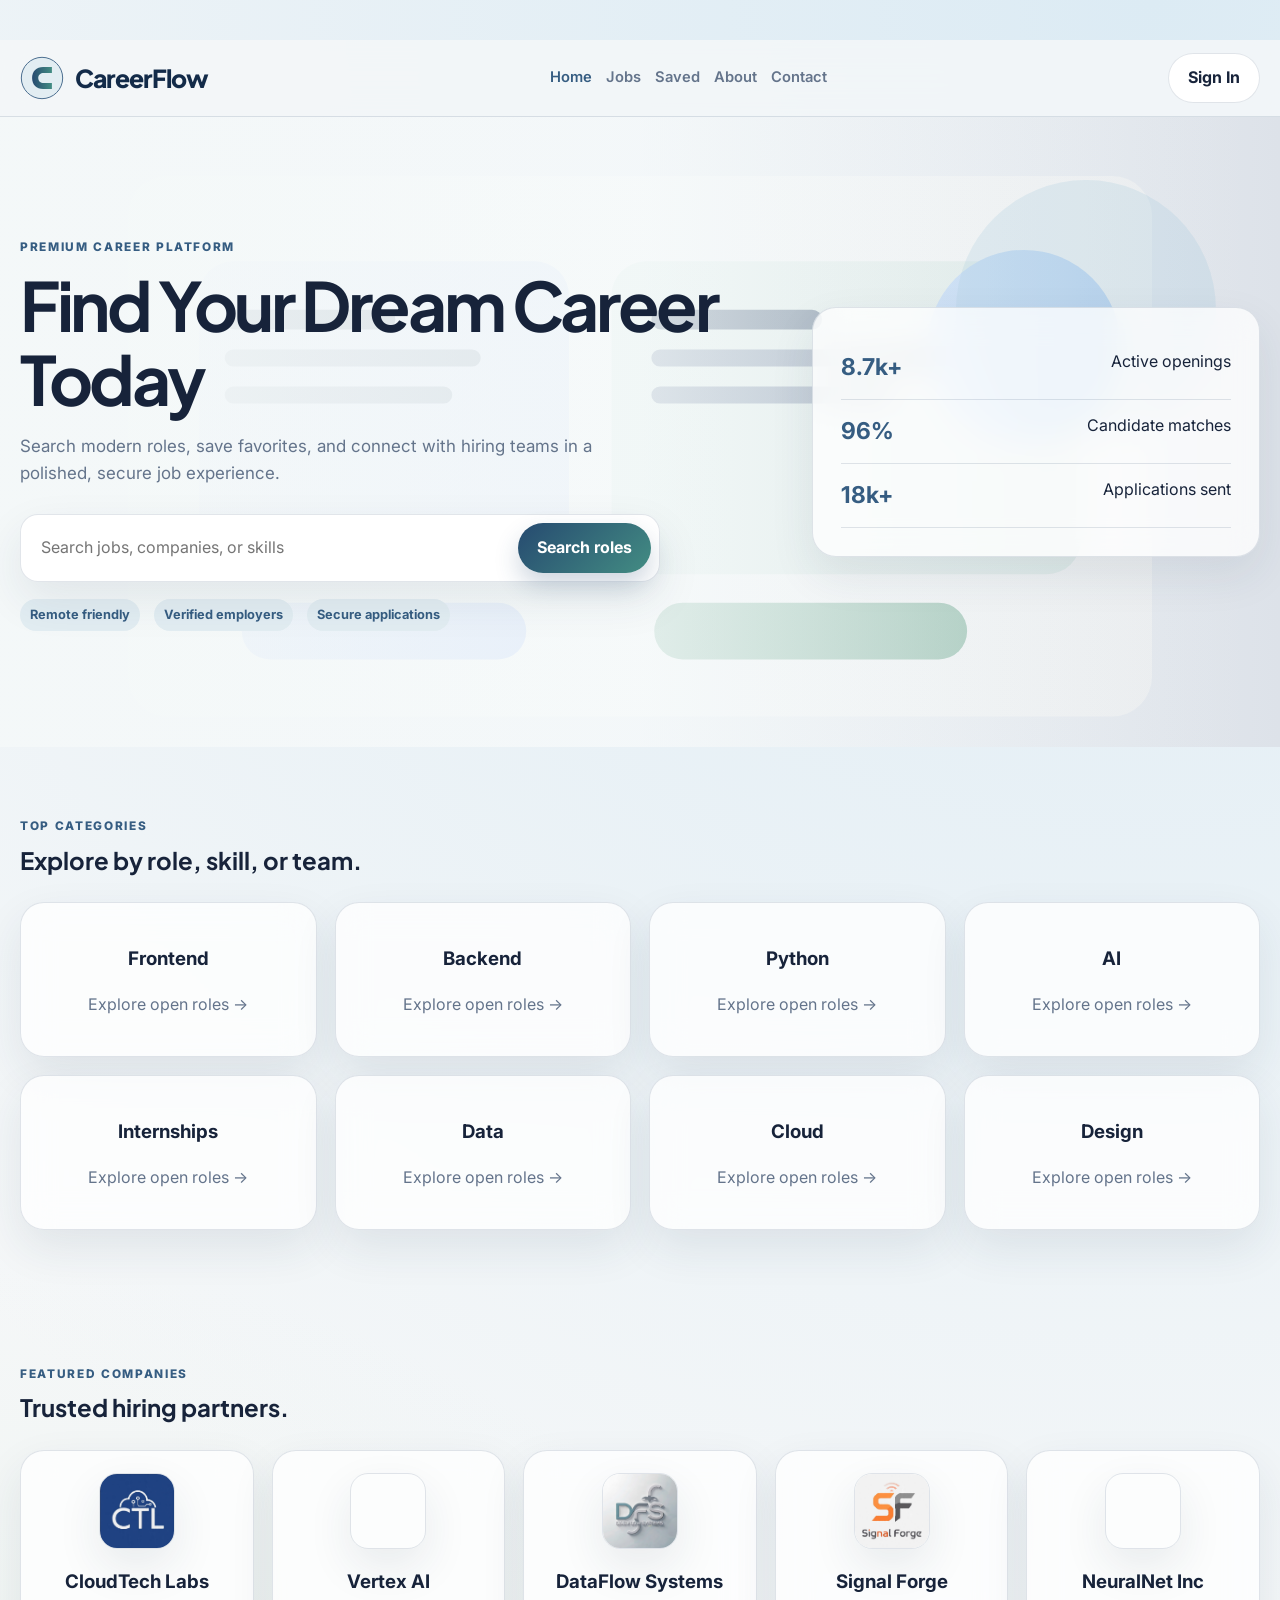
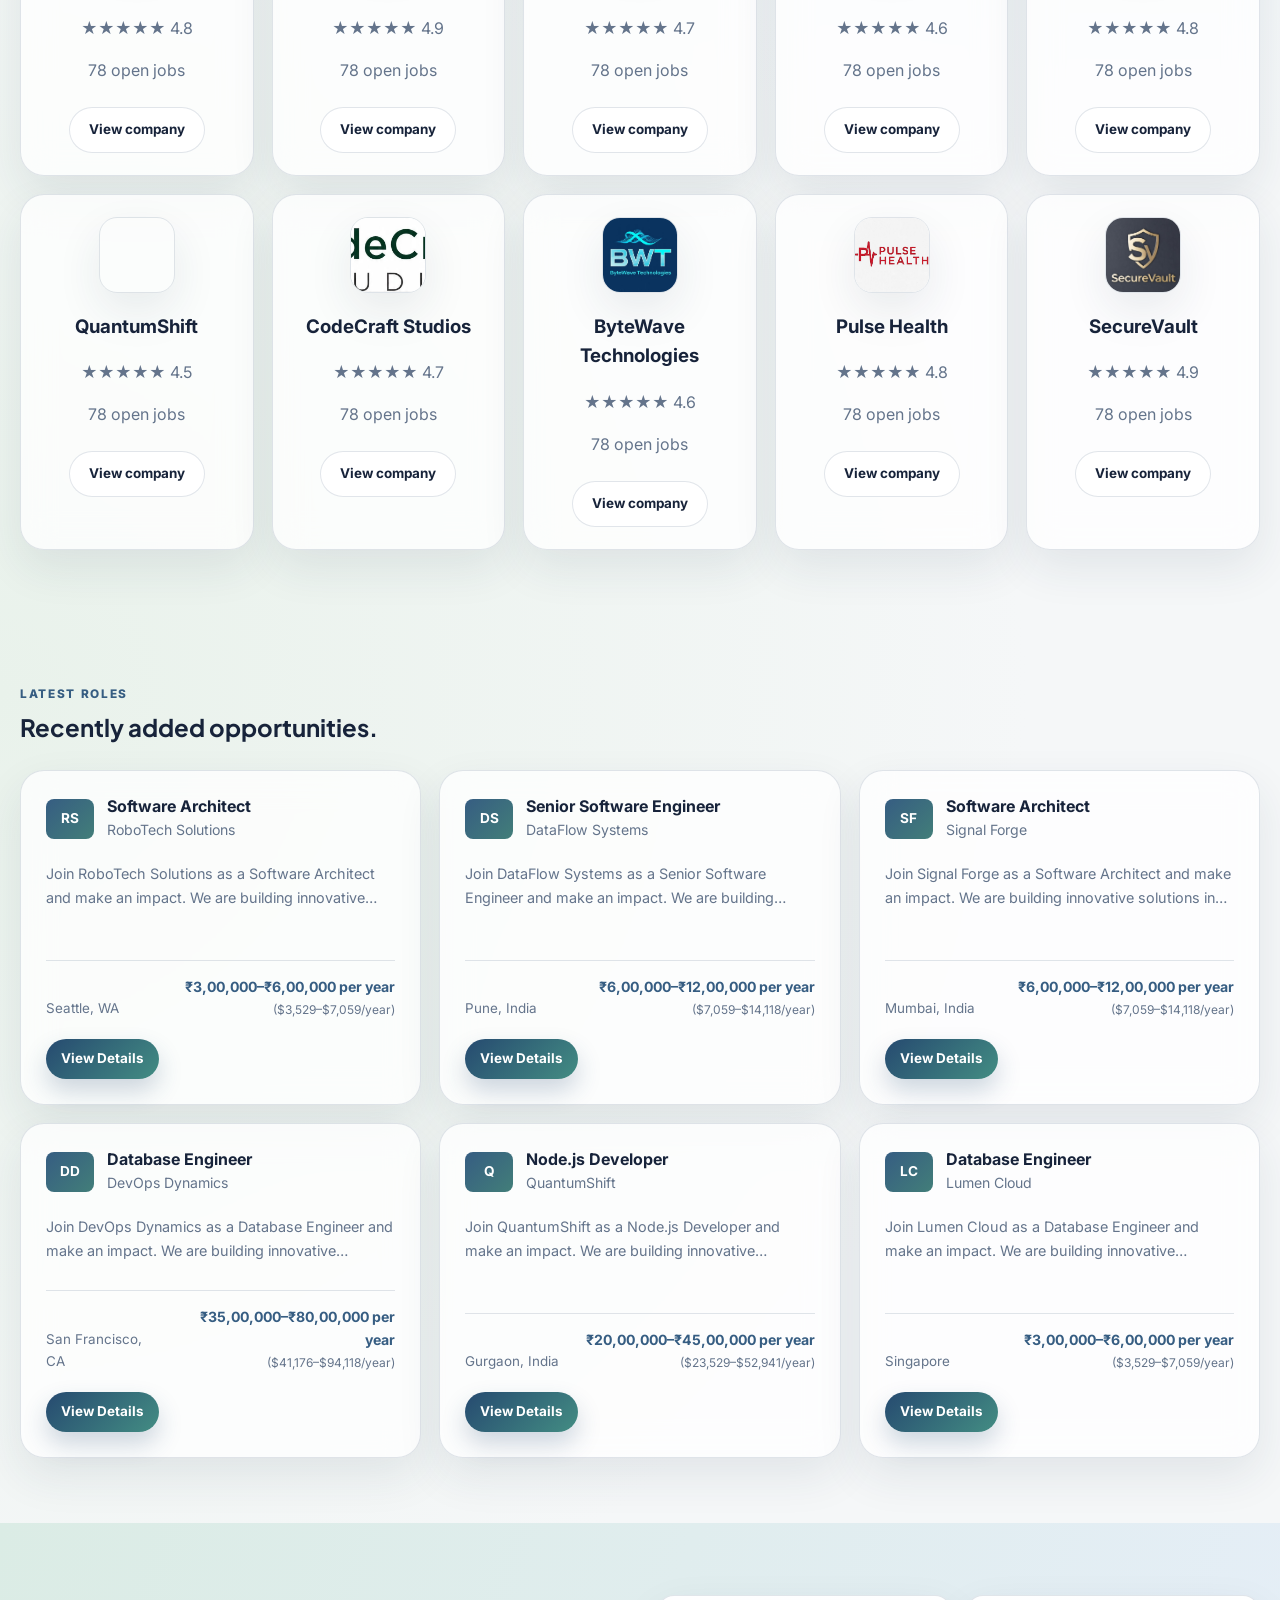
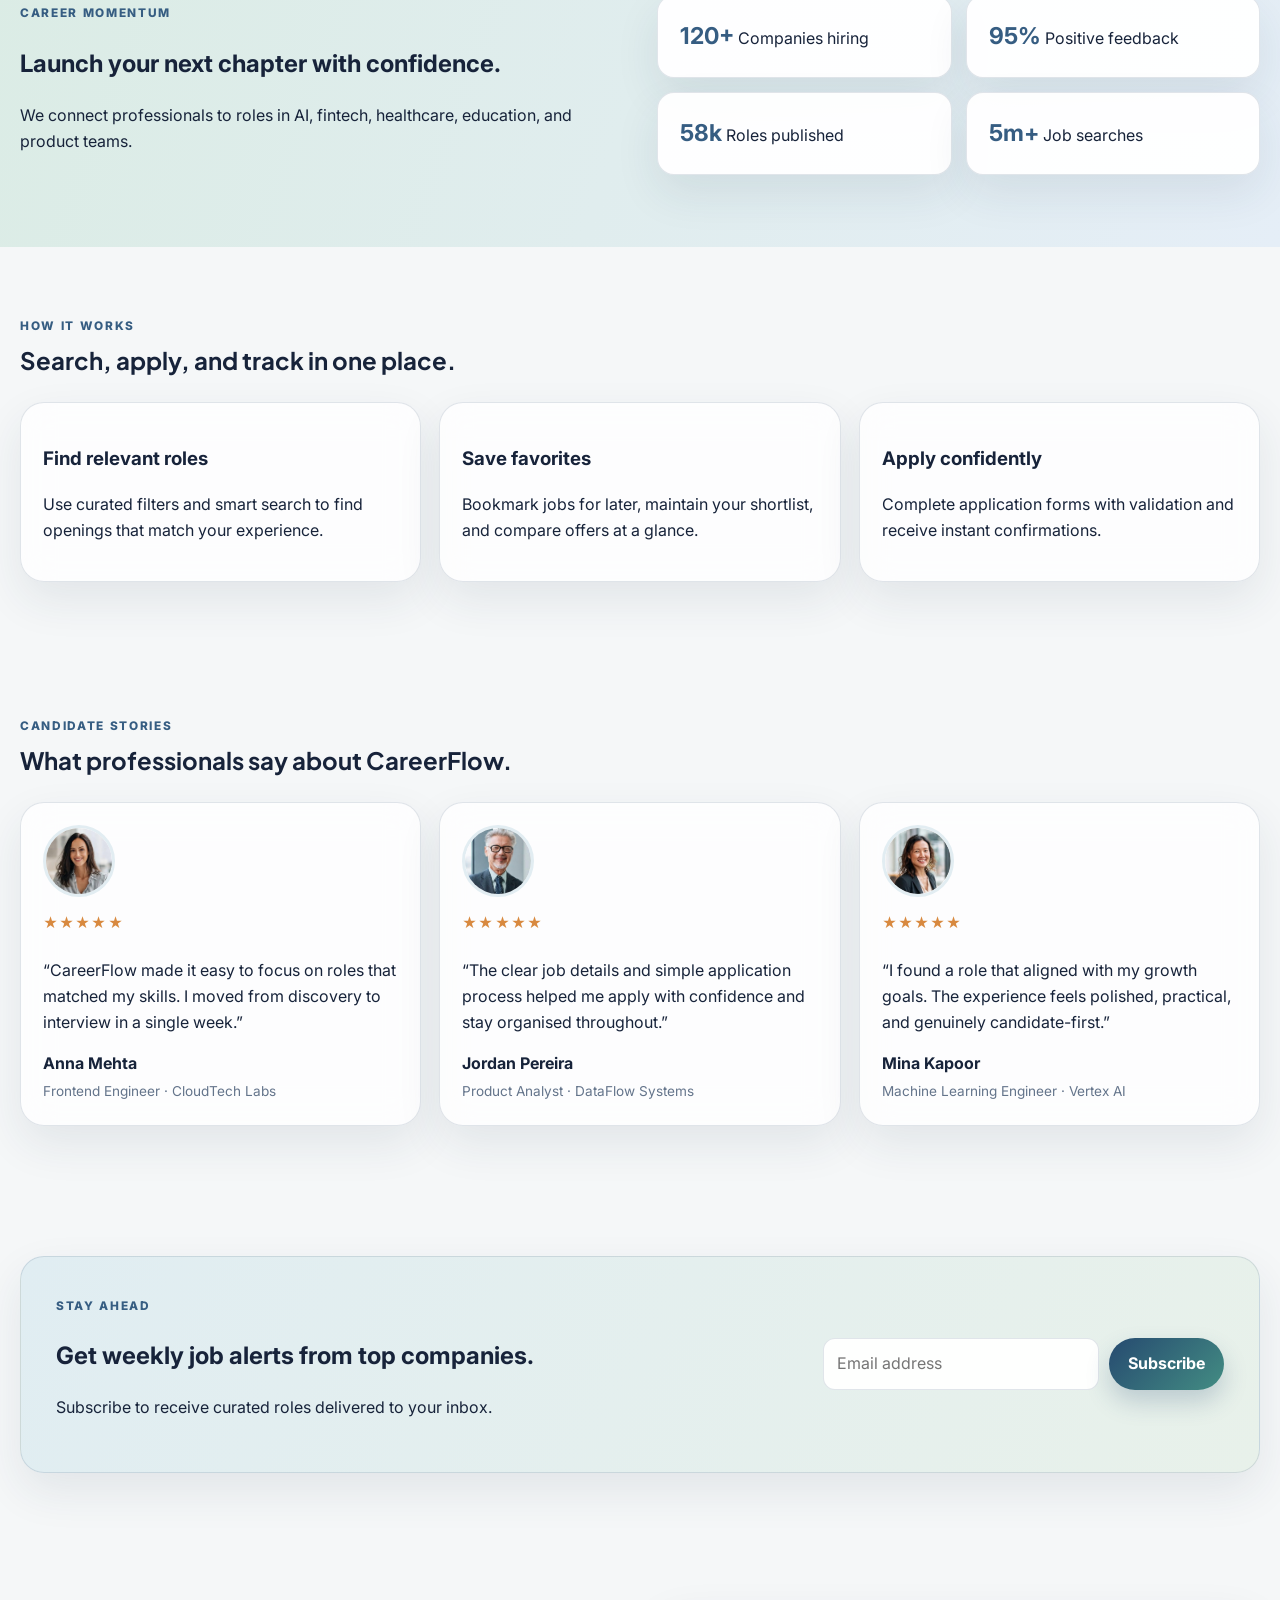
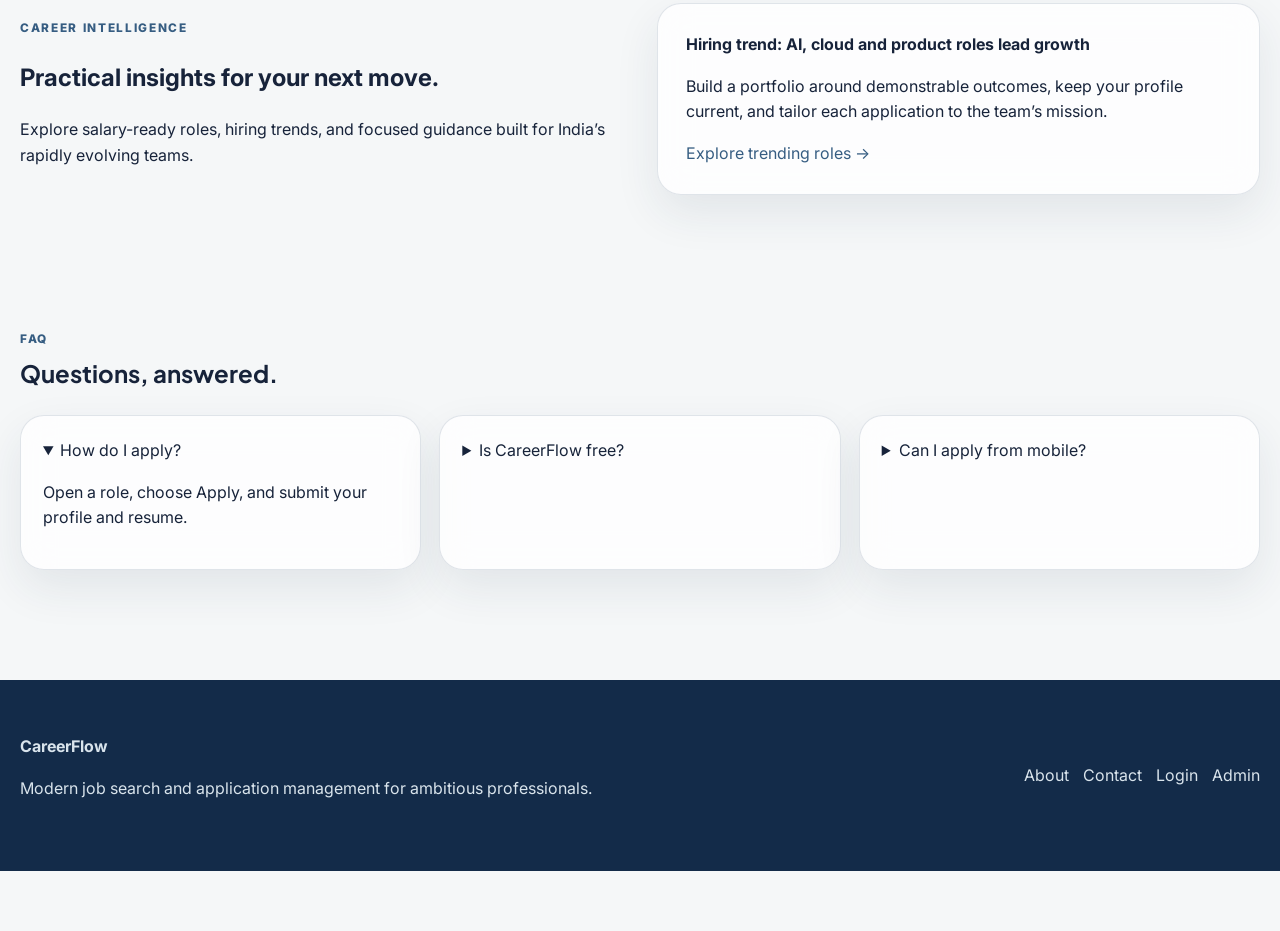
<file: index.html>
<!DOCTYPE html>
<html lang="en">
<head>
  <meta charset="UTF-8" />
  <meta name="viewport" content="width=device-width, initial-scale=1.0" />
  <title>CareerFlow | Find Your Dream Career Today</title>
  <meta name="description" content="CareerFlow is a premium job marketplace for modern professionals. Discover roles, save favorites, and manage applications with a beautiful experience." />
  <link rel="preconnect" href="https://fonts.googleapis.com" />
  <link rel="preconnect" href="https://fonts.gstatic.com" crossorigin />
  <link href="https://fonts.googleapis.com/css2?family=Inter:wght@400;500;600;700;800&family=Plus+Jakarta+Sans:wght@500;600;700&display=swap" rel="stylesheet" />
  <link rel="stylesheet" href="css/style.css" />
  <link rel="stylesheet" href="css/jobs.css" />
  <link rel="stylesheet" href="css/forms.css" />
  <link rel="stylesheet" href="css/responsive.css" />
</head>
<body class="page-loaded">
  <div class="page-shell">
    <header class="site-header">
      <div class="container nav-shell">
        <a class="brand" href="index.html">
          <span class="brand-mark">CF</span>
          <span>CareerFlow</span>
        </a>
        <nav class="top-nav">
          <a href="index.html" class="nav-link active">Home</a>
          <a href="jobs.html" class="nav-link">Jobs</a>
          <a href="saved-jobs.html" class="nav-link">Saved</a>
          <a href="#about" class="nav-link">About</a>
          <a href="#contact" class="nav-link">Contact</a>
        </nav>
        <div class="header-actions">
          <a class="btn btn-secondary" href="login.html">Sign In</a>
        </div>
      </div>
    </header>

    <main>
      <section class="home-hero hero-bg reveal">
        <div class="hero-overlay"></div>
        <div class="container hero-inner">
          <div class="hero-copy">
            <span class="eyebrow">Premium career platform</span>
            <h1>Find Your Dream Career Today</h1>
            <p>Search modern roles, save favorites, and connect with hiring teams in a polished, secure job experience.</p>
            <form class="hero-search" id="hero-search-form">
              <input type="text" id="hero-search-input" placeholder="Search jobs, companies, or skills" aria-label="Search jobs" />
              <button type="submit" class="btn btn-primary">Search roles</button>
            </form>
            <div class="hero-badges">
              <span>Remote friendly</span>
              <span>Verified employers</span>
              <span>Secure applications</span>
            </div>
          </div>
          <div class="hero-metrics glass-card">
            <div class="metric-item">
              <strong>8.7k+</strong>
              <span>Active openings</span>
            </div>
            <div class="metric-item">
              <strong>96%</strong>
              <span>Candidate matches</span>
            </div>
            <div class="metric-item">
              <strong>18k+</strong>
              <span>Applications sent</span>
            </div>
          </div>
        </div>
      </section>

      <section class="container section reveal">
        <div class="section-heading">
          <div>
            <span class="eyebrow">Top categories</span>
            <h2>Explore by role, skill, or team.</h2>
          </div>
        </div>
        <div class="category-grid" id="category-grid"></div>
      </section>

      <section class="container section reveal">
        <div class="section-heading">
          <div>
            <span class="eyebrow">Featured companies</span>
            <h2>Trusted hiring partners.</h2>
          </div>
        </div>
        <div class="company-grid" id="company-grid"></div>
      </section>

      <section class="container section reveal">
        <div class="section-heading">
          <div>
            <span class="eyebrow">Latest roles</span>
            <h2>Recently added opportunities.</h2>
          </div>
        </div>
        <div class="job-grid" id="featured-jobs"></div>
      </section>

      <section class="stats-section reveal">
        <div class="container stats-grid stats-split">
          <div class="stats-copy">
            <span class="eyebrow">Career momentum</span>
            <h2>Launch your next chapter with confidence.</h2>
            <p>We connect professionals to roles in AI, fintech, healthcare, education, and product teams.</p>
          </div>
          <div class="stats-cards">
            <div class="stat-card">
              <strong>120+</strong>
              <span>Companies hiring</span>
            </div>
            <div class="stat-card">
              <strong>95%</strong>
              <span>Positive feedback</span>
            </div>
            <div class="stat-card">
              <strong>58k</strong>
              <span>Roles published</span>
            </div>
            <div class="stat-card">
              <strong>5m+</strong>
              <span>Job searches</span>
            </div>
          </div>
        </div>
      </section>

      <section class="container section reveal">
        <div class="section-heading">
          <div>
            <span class="eyebrow">How it works</span>
            <h2>Search, apply, and track in one place.</h2>
          </div>
        </div>
        <div class="feature-grid">
          <article class="glass-card feature-card">
            <h3>Find relevant roles</h3>
            <p>Use curated filters and smart search to find openings that match your experience.</p>
          </article>
          <article class="glass-card feature-card">
            <h3>Save favorites</h3>
            <p>Bookmark jobs for later, maintain your shortlist, and compare offers at a glance.</p>
          </article>
          <article class="glass-card feature-card">
            <h3>Apply confidently</h3>
            <p>Complete application forms with validation and receive instant confirmations.</p>
          </article>
        </div>
      </section>

      <section class="container section reveal testimonials-section">
        <div class="section-heading">
          <div>
            <span class="eyebrow">Candidate stories</span>
            <h2>What professionals say about CareerFlow.</h2>
          </div>
        </div>
        <div class="testimonial-grid" id="candidate-stories">
          <article class="glass-card testimonial-card">
            <p>“Job search finally feels premium. I found multiple interviews within the first week.”</p>
            <strong>Anna M.</strong>
          </article>
          <article class="glass-card testimonial-card">
            <p>“The filtering is easy, and the application flow is crisp. I loved the job details page.”</p>
            <strong>Jordan P.</strong>
          </article>
          <article class="glass-card testimonial-card">
            <p>“It feels like a professional product, not a school assignment. Great visual polish.”</p>
            <strong>Mina K.</strong>
          </article>
        </div>
      </section>

      <section class="container section reveal newsletter-section">
        <div class="glass-card newsletter-card newsletter-hero">
          <div>
            <span class="eyebrow">Stay ahead</span>
            <h2>Get weekly job alerts from top companies.</h2>
            <p>Subscribe to receive curated roles delivered to your inbox.</p>
          </div>
          <form class="newsletter-form" id="newsletter-form">
            <input type="email" placeholder="Email address" aria-label="Email address" required />
            <button type="submit" class="btn btn-primary">Subscribe</button>
          </form>
        </div>
      </section>
      <section class="container section reveal" id="about">
        <div class="stats-grid"><div><span class="eyebrow">Career intelligence</span><h2>Practical insights for your next move.</h2><p>Explore salary-ready roles, hiring trends, and focused guidance built for India’s rapidly evolving teams.</p></div><div class="glass-card detail-card"><strong>Hiring trend: AI, cloud and product roles lead growth</strong><p>Build a portfolio around demonstrable outcomes, keep your profile current, and tailor each application to the team’s mission.</p><a class="text-link" href="jobs.html">Explore trending roles →</a></div></div>
      </section>
      <section class="container section reveal" id="faq">
        <div class="section-heading"><div><span class="eyebrow">FAQ</span><h2>Questions, answered.</h2></div></div>
        <div class="feature-grid"><details class="glass-card feature-card" open><summary>How do I apply?</summary><p>Open a role, choose Apply, and submit your profile and resume.</p></details><details class="glass-card feature-card"><summary>Is CareerFlow free?</summary><p>Yes. Creating a candidate profile and applying to roles is free.</p></details><details class="glass-card feature-card"><summary>Can I apply from mobile?</summary><p>Yes. Search, save, upload your resume, and apply from any device.</p></details></div>
      </section>
    </main>

    <footer class="site-footer">
      <div class="container footer-shell">
        <div>
          <strong>CareerFlow</strong>
          <p>Modern job search and application management for ambitious professionals.</p>
        </div>
        <div class="footer-links">
          <a href="about.html">About</a>
          <a href="contact.html">Contact</a>
          <a href="login.html">Login</a>
          <a href="admin.html">Admin</a>
        </div>
      </div>
    </footer>

    <button class="back-to-top" id="back-to-top" aria-label="Back to top">↑</button>
    <div class="toast-container" id="toast-container"></div>
  </div>

  <script src="js/data.js"></script>
  <script src="js/storage.js"></script>
  <script src="js/auth.js"></script>
  <script src="js/notifications.js"></script>
  <script src="js/animations.js"></script>
  <script src="js/search.js"></script>
  <script src="js/jobs.js"></script>
  <script src="js/stories.js"></script>
  <script defer src="js/back-home.js"></script>
</body>
</html>
</file>
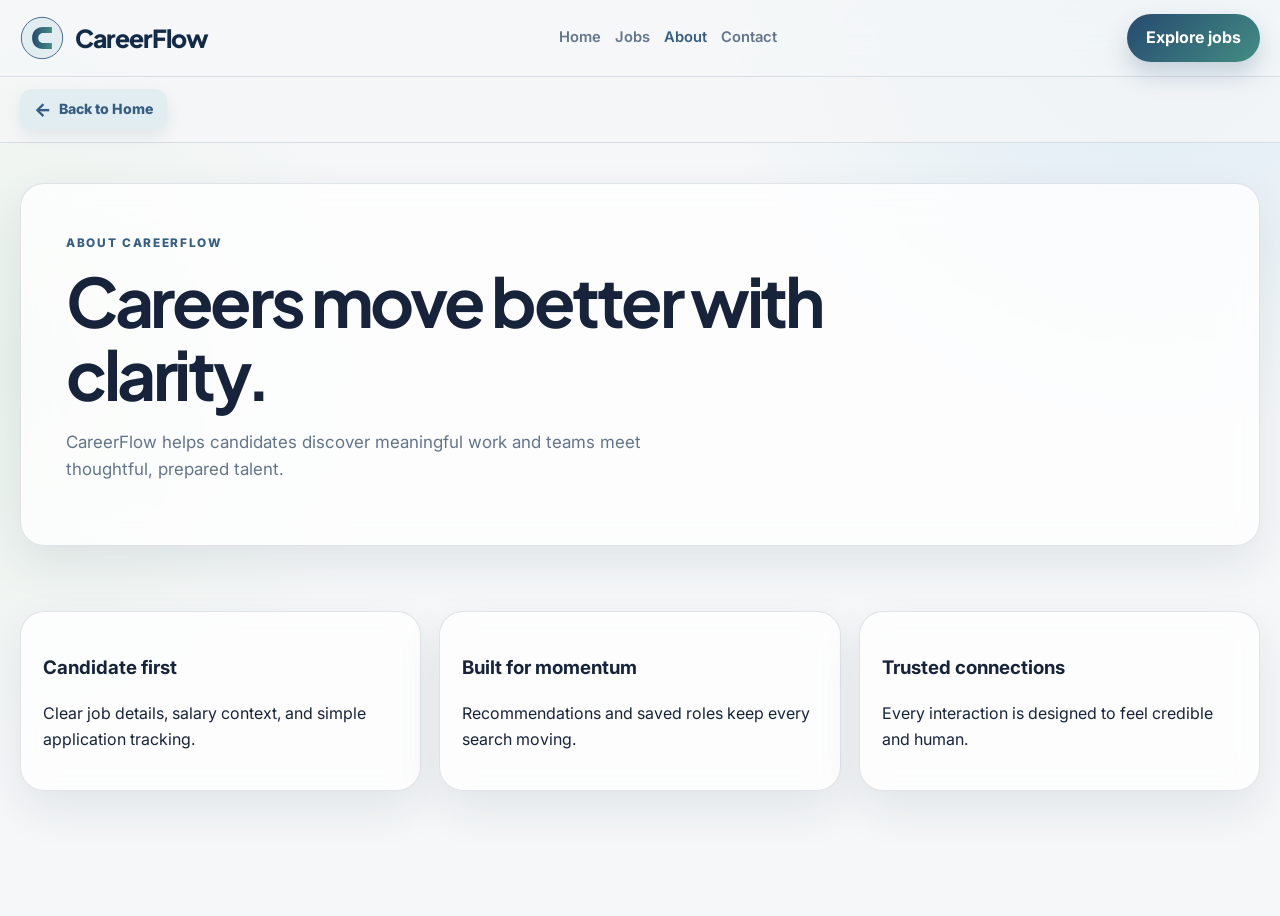
<file: about.html>
<!doctype html><html lang="en"><head><meta charset="utf-8"><meta name="viewport" content="width=device-width,initial-scale=1"><title>About CareerFlow</title><link rel="preconnect" href="https://fonts.googleapis.com"><link href="https://fonts.googleapis.com/css2?family=Inter:wght@400;500;600;700;800&family=Plus+Jakarta+Sans:wght@600;700;800&display=swap" rel="stylesheet"><link rel="stylesheet" href="css/style.css"><link rel="stylesheet" href="css/responsive.css"><script defer src="js/back-home.js"></script></head><body><header class="site-header"><div class="container nav-shell"><a class="brand" href="index.html"><span class="brand-mark">CF</span>CareerFlow</a><nav class="top-nav"><a class="nav-link" href="index.html">Home</a><a class="nav-link" href="jobs.html">Jobs</a><a class="nav-link active" href="about.html">About</a><a class="nav-link" href="contact.html">Contact</a></nav><a class="btn btn-primary" href="jobs.html">Explore jobs</a></div></header><main class="container page-shell"><section class="home-hero glass-card" style="min-height:360px;padding:45px"><div class="hero-copy"><span class="eyebrow">About CareerFlow</span><h1>Careers move better with clarity.</h1><p>CareerFlow helps candidates discover meaningful work and teams meet thoughtful, prepared talent.</p></div></section><section class="section"><div class="feature-grid"><article class="glass-card feature-card"><h3>Candidate first</h3><p>Clear job details, salary context, and simple application tracking.</p></article><article class="glass-card feature-card"><h3>Built for momentum</h3><p>Recommendations and saved roles keep every search moving.</p></article><article class="glass-card feature-card"><h3>Trusted connections</h3><p>Every interaction is designed to feel credible and human.</p></article></div></section></main></body></html>
</file>
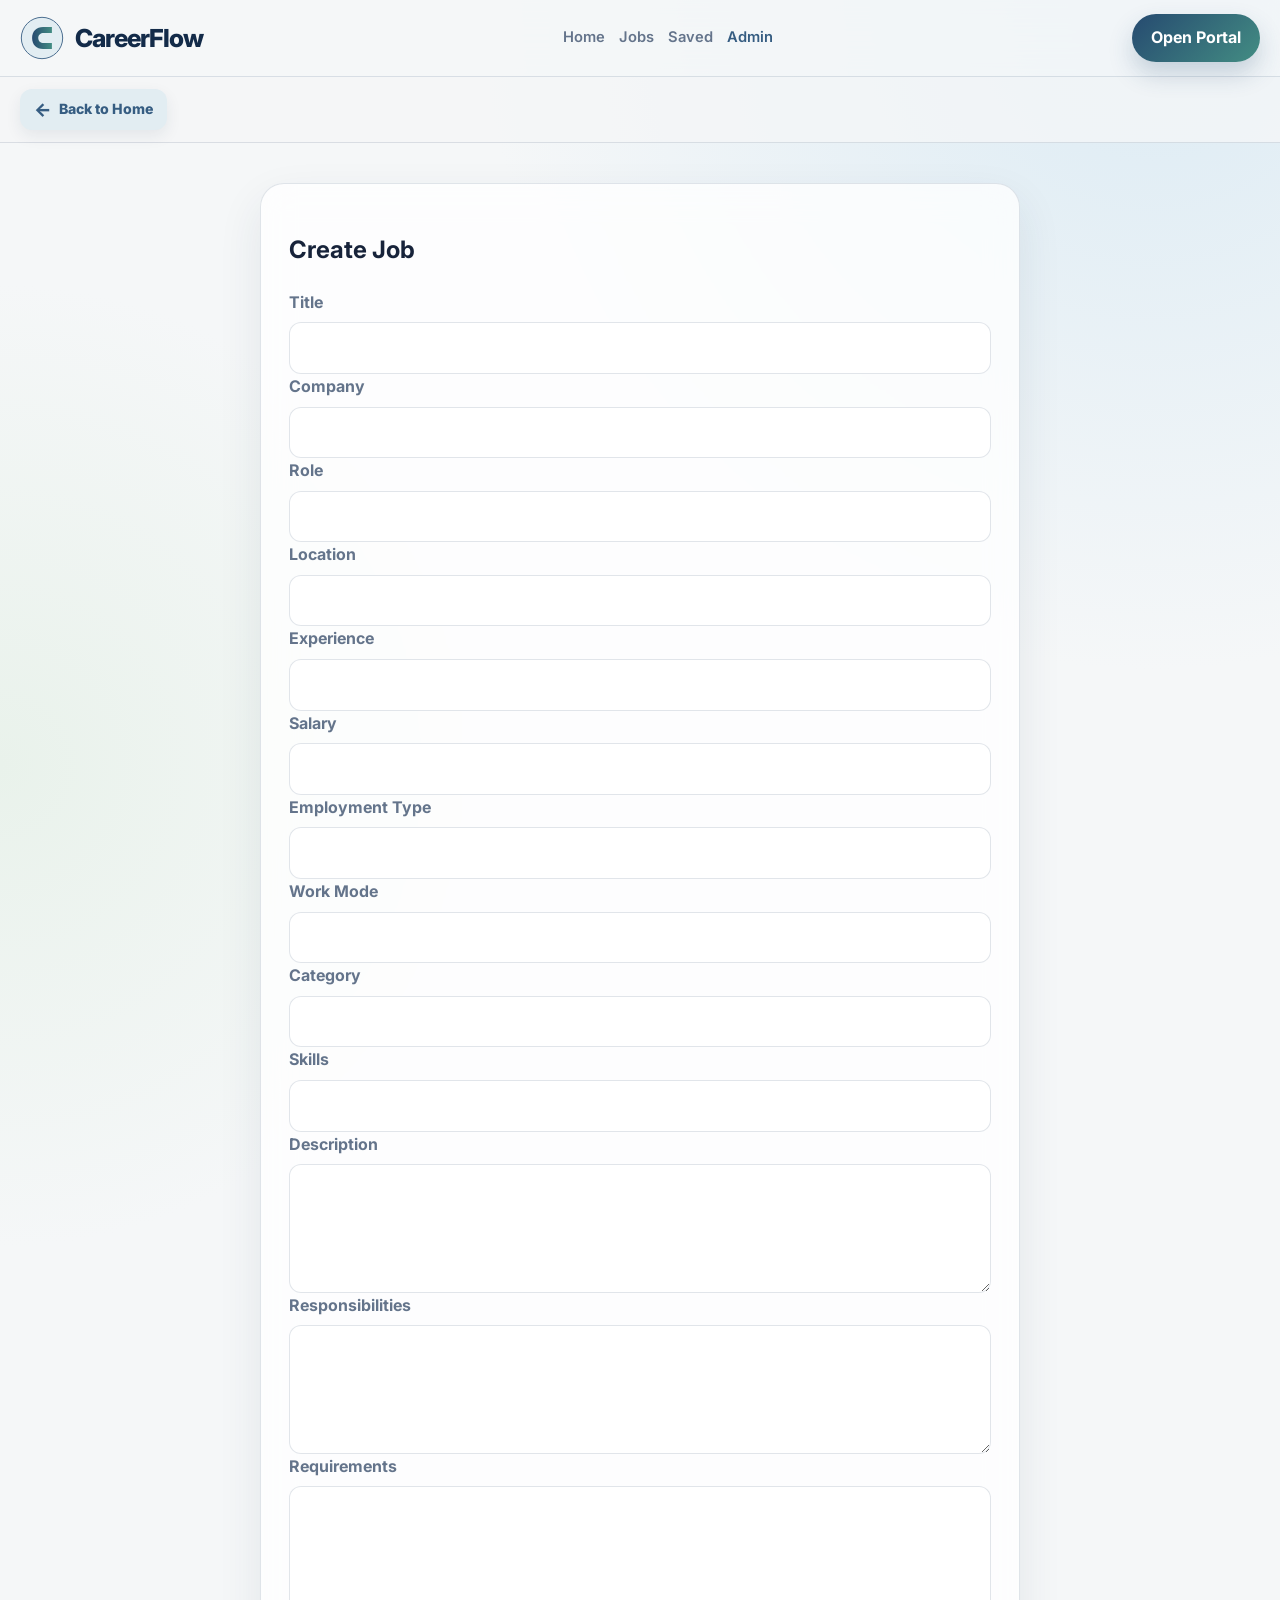
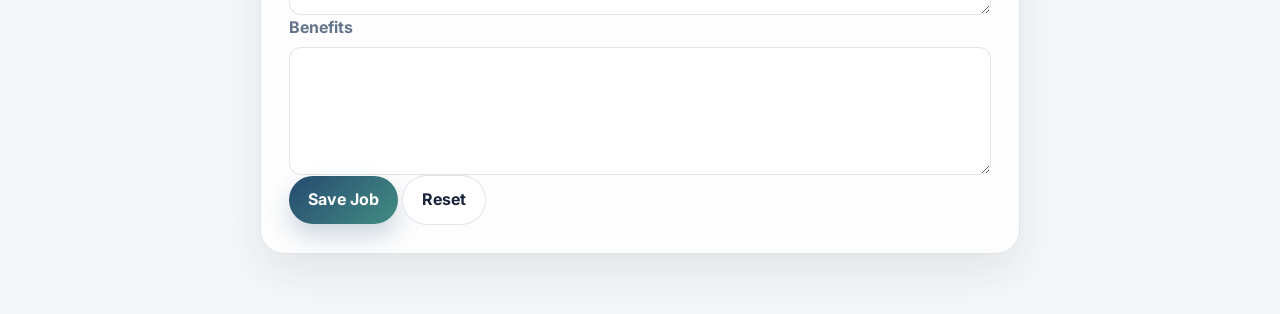
<file: admin.html>
<!DOCTYPE html>
<html lang="en">
  <head>
    <meta charset="UTF-8" />
    <meta name="viewport" content="width=device-width, initial-scale=1.0" />
    <title>Admin Panel | CareerFlow</title>
    <link rel="preconnect" href="https://fonts.googleapis.com" />
    <link rel="preconnect" href="https://fonts.gstatic.com" crossorigin />
    <link href="https://fonts.googleapis.com/css2?family=Inter:wght@400;500;600;700;800&display=swap" rel="stylesheet" />
    <link rel="stylesheet" href="css/style.css" />
    <link rel="stylesheet" href="css/admin.css" />
    <link rel="stylesheet" href="css/forms.css" />
    <link rel="stylesheet" href="css/responsive.css" />
  </head>
  <body><script defer src="js/back-home.js"></script>
    <header class="site-header">
      <div class="container nav-shell">
        <a class="brand" href="index.html">
          <span class="brand-mark">CF</span>
          <span>CareerFlow</span>
        </a>
        <nav class="top-nav">
          <a href="index.html" class="nav-link">Home</a>
          <a href="jobs.html" class="nav-link">Jobs</a>
          <a href="saved-jobs.html" class="nav-link">Saved</a>
          <a href="admin.html" class="nav-link active">Admin</a>
        </nav>
        <div class="header-actions">
          <a class="btn btn-primary" href="jobs.html">Open Portal</a>
        </div>
      </div>
    </header>

    <main class="container page-shell admin-shell">
      <section class="admin-create reveal">
        <div class="glass-card admin-card">
          <h2 id="form-title">Create Job</h2>
          <form id="job-form" class="admin-form">
            <input type="hidden" id="job-id" />
            <label>Title<input type="text" id="job-title" required /></label>
            <label>Company<input type="text" id="job-company" required /></label>
            <label>Role<input type="text" id="job-role" required /></label>
            <label>Location<input type="text" id="job-location" required /></label>
            <label>Experience<input type="text" id="job-experience" required /></label>
            <label>Salary<input type="number" id="job-salary" required /></label>
            <label>Employment Type<input type="text" id="job-type" required /></label>
            <label>Work Mode<input type="text" id="job-mode" required /></label>
            <label>Category<input type="text" id="job-category" required /></label>
            <label>Skills<input type="text" id="job-skills" required /></label>
            <label>Description<textarea id="job-description-text" rows="4" required></textarea></label>
            <label>Responsibilities<textarea id="job-responsibilities-text" rows="4" required></textarea></label>
            <label>Requirements<textarea id="job-requirements-text" rows="4" required></textarea></label>
            <label>Benefits<textarea id="job-benefits-text" rows="4" required></textarea></label>
            <div class="form-actions">
              <button type="submit" class="btn btn-primary">Save Job</button>
              <button type="button" class="btn btn-secondary" id="reset-form">Reset</button>
            </div>
          </form>
        </div>
      </section>
    </main>

    <div class="toast-container" id="toast-container"></div>

    <script src="js/data.js"></script>
    <script src="js/storage.js"></script>
    <script src="js/notifications.js"></script>
    <script src="js/animations.js"></script>
    <script src="js/admin.js"></script>
  </body>
</html>
</file>
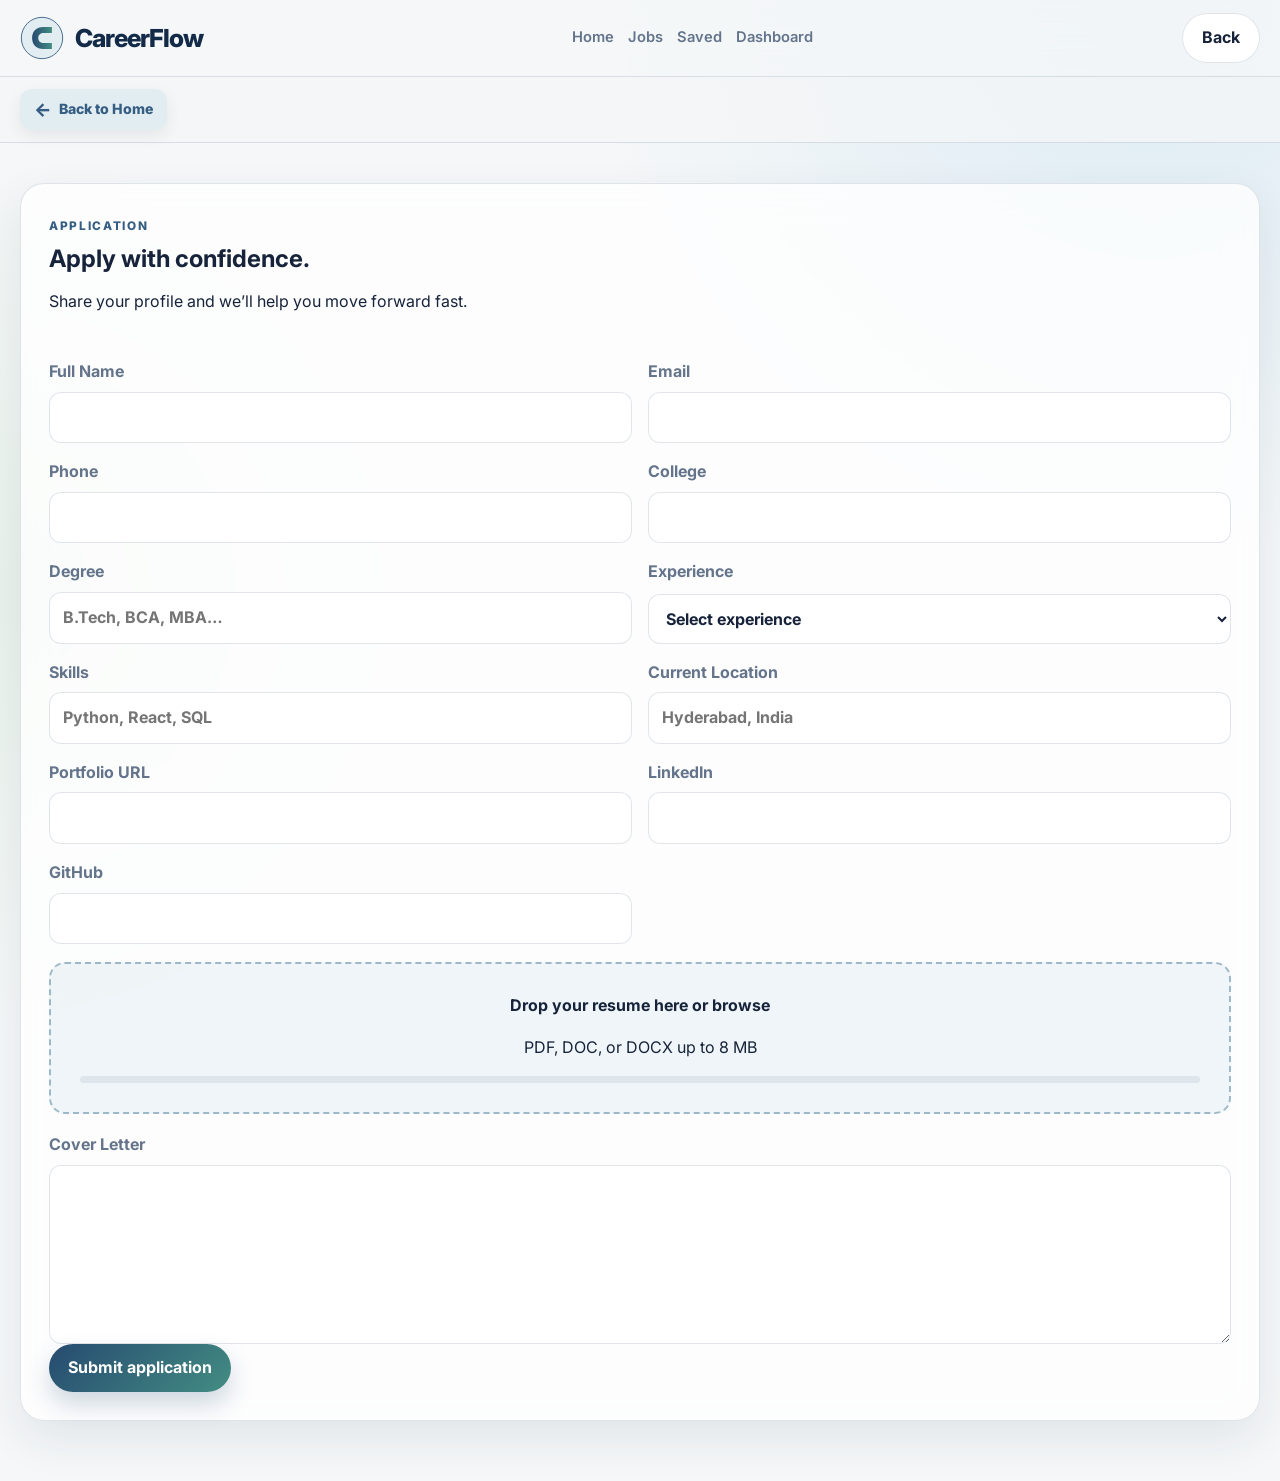
<file: apply.html>
<!DOCTYPE html>
<html lang="en">
  <head>
    <meta charset="UTF-8" />
    <meta name="viewport" content="width=device-width, initial-scale=1.0" />
    <title>Apply | CareerFlow</title>
    <link rel="preconnect" href="https://fonts.googleapis.com" />
    <link rel="preconnect" href="https://fonts.gstatic.com" crossorigin />
    <link href="https://fonts.googleapis.com/css2?family=Inter:wght@400;500;600;700;800&display=swap" rel="stylesheet" />
    <link rel="stylesheet" href="css/style.css" />
    <link rel="stylesheet" href="css/forms.css" />
    <link rel="stylesheet" href="css/responsive.css" />
  </head>
  <body><script defer src="js/back-home.js"></script>
    <header class="site-header">
      <div class="container nav-shell">
        <a class="brand" href="index.html">
          <span class="brand-mark">CF</span>
          <span>CareerFlow</span>
        </a>
        <nav class="top-nav">
          <a href="index.html" class="nav-link">Home</a>
          <a href="jobs.html" class="nav-link">Jobs</a>
          <a href="saved-jobs.html" class="nav-link">Saved</a>
          <a href="index.html" class="nav-link">Dashboard</a>
        </nav>
        <div class="header-actions">
          <a class="btn btn-secondary" href="jobs.html">Back</a>
        </div>
      </div>
    </header>

    <main class="container page-shell">
      <section class="glass-card form-card reveal">
        <div class="section-heading">
          <div>
            <span class="eyebrow">Application</span>
            <h1>Apply with confidence.</h1>
            <p>Share your profile and we’ll help you move forward fast.</p>
          </div>
        </div>
        <form id="application-form" novalidate>
          <div class="form-grid">
            <label>
              Full Name
              <input type="text" name="fullName" maxlength="80" required />
            </label>
            <label>
              Email
              <input type="email" name="email" maxlength="120" required />
            </label>
            <label>
              Phone
              <input type="tel" name="phone" maxlength="20" required />
            </label>
            <label>
              College
              <input type="text" name="college" maxlength="120" required />
            </label>
            <label>
              Degree
              <input type="text" name="degree" maxlength="100" placeholder="B.Tech, BCA, MBA…" required />
            </label>
            <label>
              Experience
              <select name="experience" required><option value="">Select experience</option><option>Fresher</option><option>0–1 years</option><option>1–3 years</option><option>3–5 years</option><option>5+ years</option></select>
            </label>
            <label>
              Skills
              <input type="text" name="skills" maxlength="200" placeholder="Python, React, SQL" required />
            </label>
            <label>
              Current Location
              <input type="text" name="location" maxlength="100" placeholder="Hyderabad, India" required />
            </label>
            <label>
              Portfolio URL
              <input type="url" name="portfolioUrl" maxlength="300" />
            </label>
            <label>
              LinkedIn
              <input type="url" name="linkedin" maxlength="300" />
            </label>
            <label>
              GitHub
              <input type="url" name="github" maxlength="300" />
            </label>
          </div>
          <input type="file" id="resume-file" accept=".pdf,.doc,.docx" hidden />
          <div class="upload-zone" id="upload-zone" role="button" tabindex="0">
            <strong>Drop your resume here or browse</strong>
            <p>PDF, DOC, or DOCX up to 8 MB</p>
            <div id="file-name" aria-live="polite"></div>
            <div class="upload-progress" aria-hidden="true"><span id="upload-progress"></span></div>
          </div>
          <label>
            Cover Letter
            <textarea name="coverLetter" maxlength="700" rows="6" required></textarea>
          </label>
          <button class="btn btn-primary" type="submit">Submit application</button>
        </form>
      </section>
    </main>

    <div class="toast-container" id="toast-container"></div>
    <div class="modal" id="success-modal" hidden>
      <div class="modal-card"><div class="success-badge">✓</div><h2>Congratulations!</h2><p>Your application has been submitted successfully.</p><a class="btn btn-primary" href="index.html">Go to Dashboard</a></div>
    </div>

    <script src="js/data.js"></script>
    <script src="js/storage.js"></script>
    <script src="js/notifications.js"></script>
    <script src="js/animations.js"></script>
    <script src="js/apply.js"></script>
  </body>
</html>
</file>
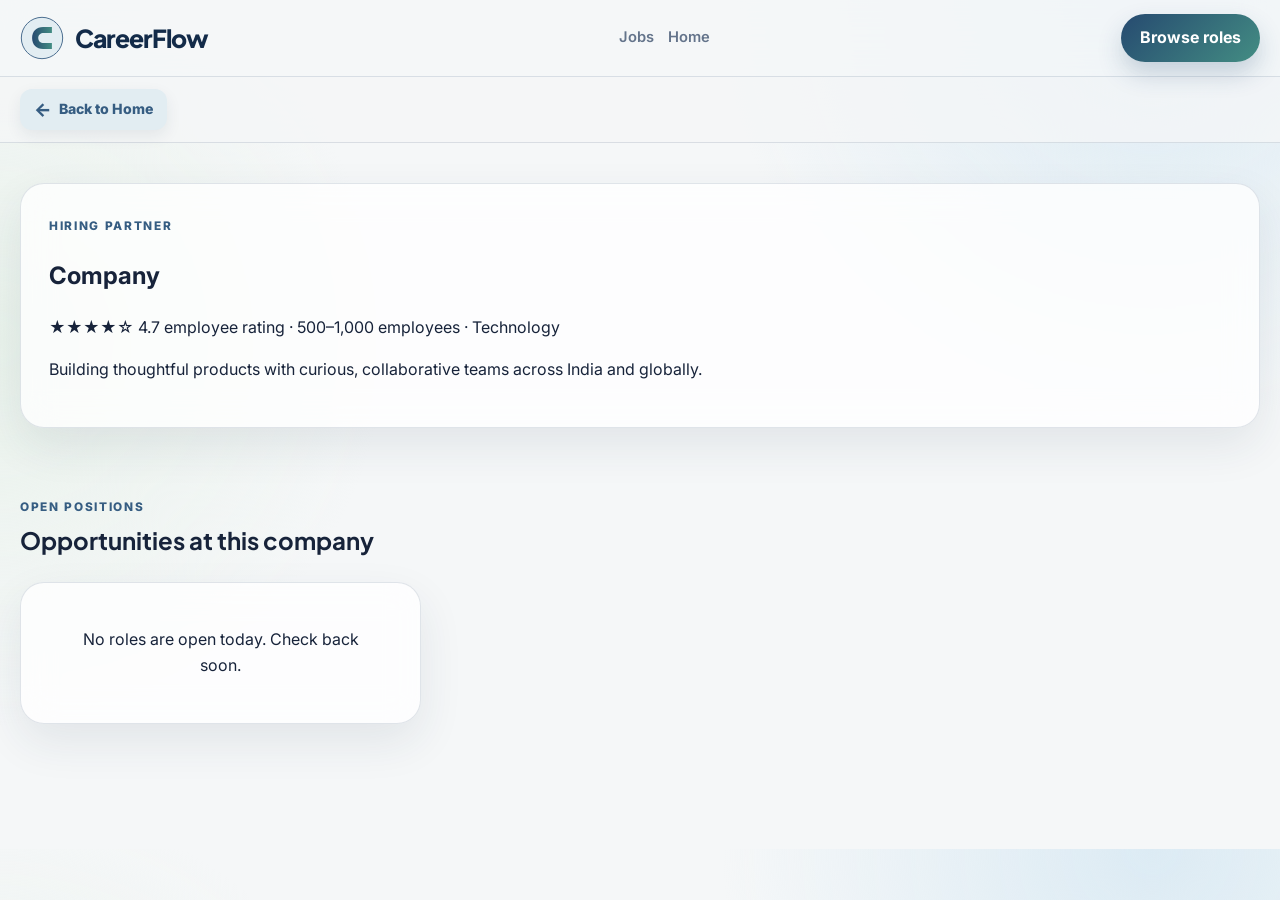
<file: company.html>
<!doctype html><html lang="en"><head><meta charset="utf-8"><meta name="viewport" content="width=device-width,initial-scale=1"><title>Company | CareerFlow</title><link rel="preconnect" href="https://fonts.googleapis.com"><link href="https://fonts.googleapis.com/css2?family=Inter:wght@400;500;600;700;800&family=Plus+Jakarta+Sans:wght@600;700;800&display=swap" rel="stylesheet"><link rel="stylesheet" href="css/style.css"><link rel="stylesheet" href="css/jobs.css"><link rel="stylesheet" href="css/responsive.css"><script defer src="js/back-home.js"></script></head><body><header class="site-header"><div class="container nav-shell"><a class="brand" href="index.html"><span class="brand-mark">CF</span>CareerFlow</a><nav class="top-nav"><a class="nav-link" href="jobs.html">Jobs</a><a class="nav-link" href="index.html">Home</a></nav><a class="btn btn-primary" href="jobs.html">Browse roles</a></div></header><main class="container page-shell"><section class="glass-card detail-card"><span class="eyebrow">Hiring partner</span><h1 id="company-name">Company</h1><p>★★★★☆ 4.7 employee rating · 500–1,000 employees · Technology</p><p>Building thoughtful products with curious, collaborative teams across India and globally.</p></section><section class="section"><div class="section-heading"><div><span class="eyebrow">Open positions</span><h2>Opportunities at this company</h2></div></div><div class="job-grid" id="company-jobs"></div></section></main><script src="js/data.js"></script><script src="js/storage.js"></script><script src="js/jobs.js"></script><script>const name=new URLSearchParams(location.search).get('name')||'Company';document.getElementById('company-name').textContent=name;document.getElementById('company-jobs').innerHTML=getStoredJobs().filter(j=>j.company===name).slice(0,9).map(j=>buildJobCard(j)).join('')||'<div class="empty-state glass-card">No roles are open today. Check back soon.</div>';</script></body></html>
</file>
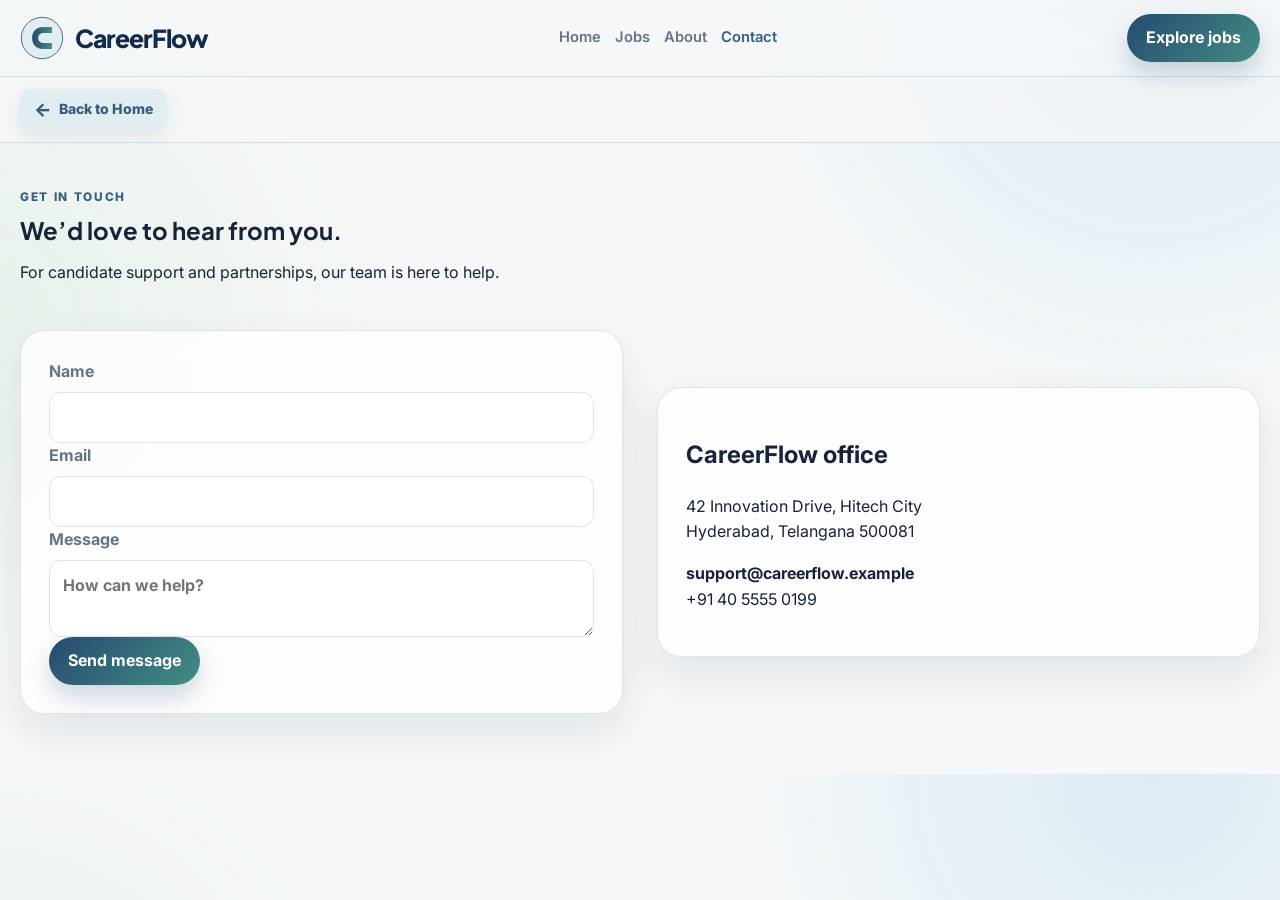
<file: contact.html>
<!doctype html><html lang="en"><head><meta charset="utf-8"><meta name="viewport" content="width=device-width,initial-scale=1"><title>Contact CareerFlow</title><link rel="preconnect" href="https://fonts.googleapis.com"><link href="https://fonts.googleapis.com/css2?family=Inter:wght@400;500;600;700;800&family=Plus+Jakarta+Sans:wght@600;700;800&display=swap" rel="stylesheet"><link rel="stylesheet" href="css/style.css"><link rel="stylesheet" href="css/responsive.css"><script defer src="js/back-home.js"></script></head><body><header class="site-header"><div class="container nav-shell"><a class="brand" href="index.html"><span class="brand-mark">CF</span>CareerFlow</a><nav class="top-nav"><a class="nav-link" href="index.html">Home</a><a class="nav-link" href="jobs.html">Jobs</a><a class="nav-link" href="about.html">About</a><a class="nav-link active" href="contact.html">Contact</a></nav><a class="btn btn-primary" href="jobs.html">Explore jobs</a></div></header><main class="container page-shell"><section class="section-heading"><div><span class="eyebrow">Get in touch</span><h1>We’d love to hear from you.</h1><p>For candidate support and partnerships, our team is here to help.</p></div></section><section class="stats-grid"><form class="glass-card form-card" id="contact-form"><label>Name<input required></label><label>Email<input type="email" required></label><label>Message<textarea required placeholder="How can we help?"></textarea></label><button class="btn btn-primary" type="submit">Send message</button></form><div class="glass-card detail-card"><h2>CareerFlow office</h2><p>42 Innovation Drive, Hitech City<br>Hyderabad, Telangana 500081</p><p><strong>support@careerflow.example</strong><br>+91 40 5555 0199</p></div></section></main><div class="toast-container" id="toast-container"></div><script src="js/notifications.js"></script><script>document.getElementById('contact-form').addEventListener('submit',e=>{e.preventDefault();showToast('Thanks — we will be in touch shortly.','success');e.target.reset()})</script></body></html>
</file>
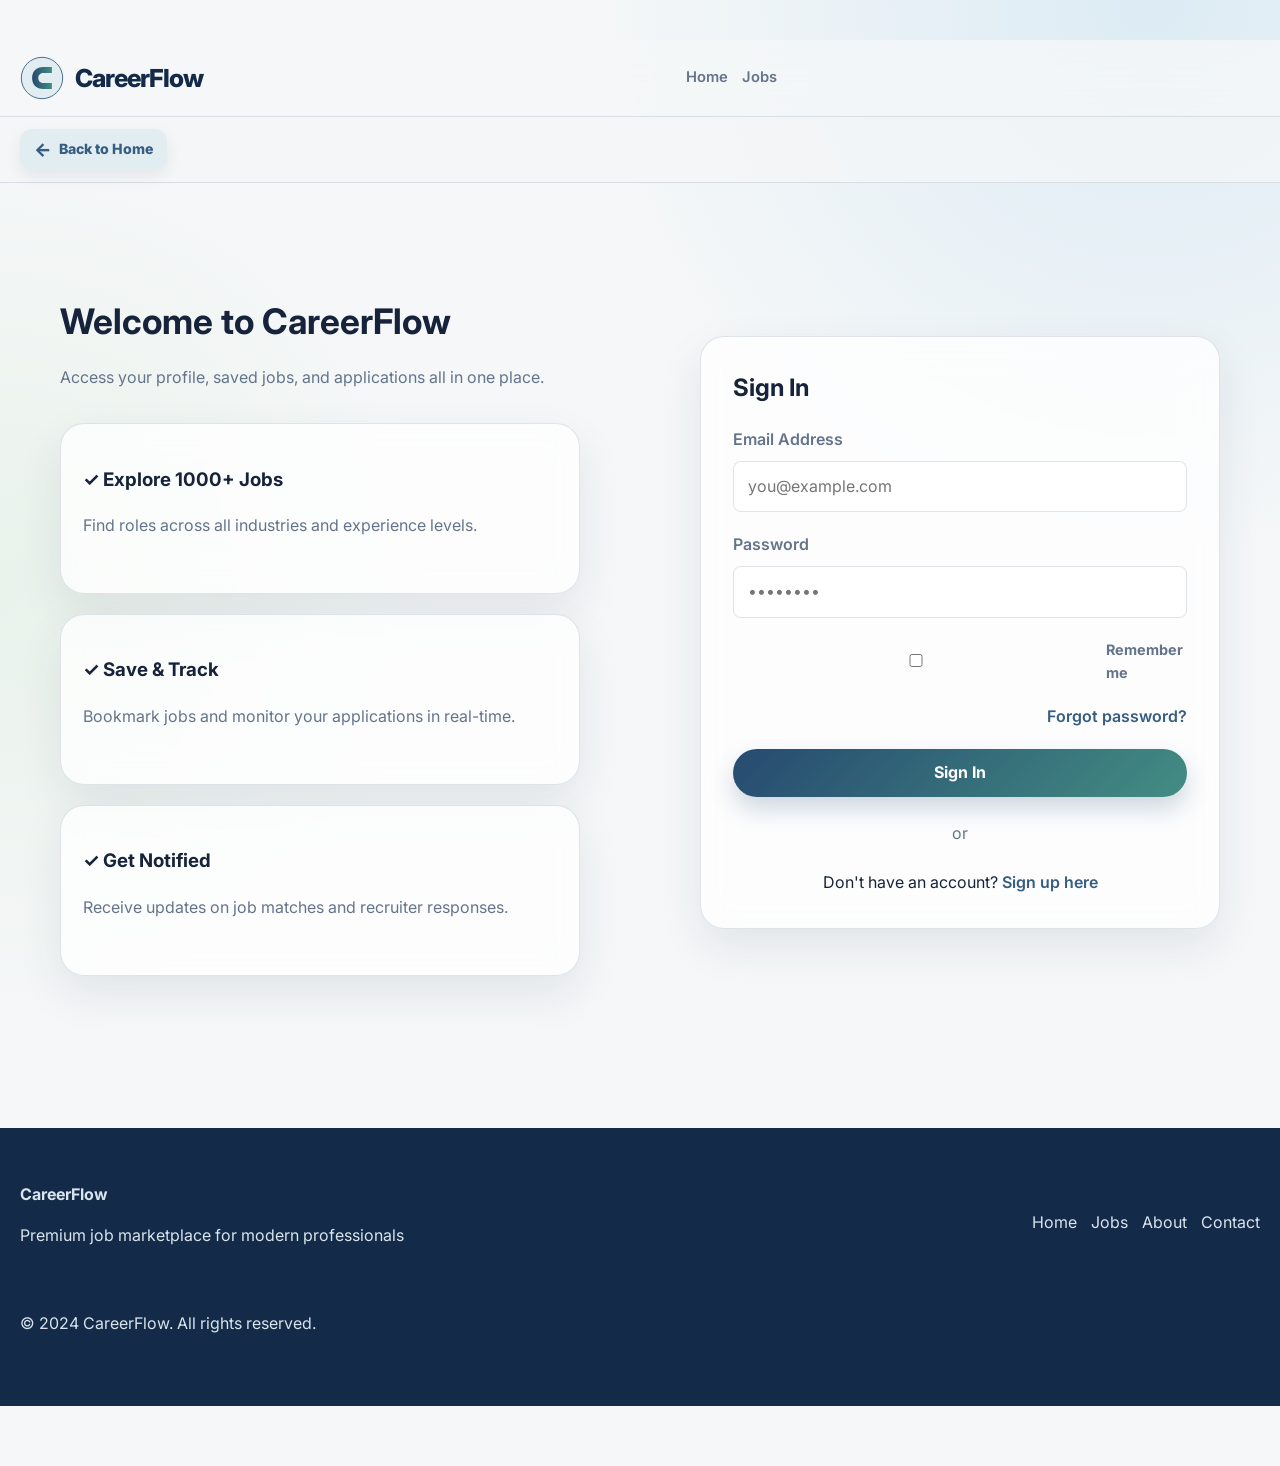
<file: dashboard.html>
<!DOCTYPE html>
<html lang="en">
<head>
  <meta charset="UTF-8" />
  <meta name="viewport" content="width=device-width, initial-scale=1.0" />
  <title>Dashboard | CareerFlow</title>
  <link rel="preconnect" href="https://fonts.googleapis.com" />
  <link rel="preconnect" href="https://fonts.gstatic.com" crossorigin />
  <link href="https://fonts.googleapis.com/css2?family=Inter:wght@400;500;600;700;800&display=swap" rel="stylesheet" />
  <link rel="stylesheet" href="css/style.css" />
  <link rel="stylesheet" href="css/jobs.css" />
  <link rel="stylesheet" href="css/responsive.css" />
  <style>
    .dashboard-header { display: flex; justify-content: space-between; align-items: center; margin-bottom: 32px; }
    .user-greeting h1 { margin: 0 0 8px; }
    .user-greeting p { color: var(--muted); margin: 0; }
    .user-actions { display: flex; gap: 12px; }
    .dashboard-grid { display: grid; grid-template-columns: repeat(4, 1fr); gap: 20px; margin-bottom: 32px; }
    .stat-box { padding: 20px; border-radius: var(--radius-sm); background: var(--surface); border: 1px solid var(--border); text-align: center; }
    .stat-box strong { display: block; font-size: 1.8rem; color: var(--accent); margin-bottom: 8px; }
    .stat-box span { color: var(--muted); font-size: 0.9rem; }
    .section-tabs { display: flex; gap: 12px; margin-bottom: 20px; border-bottom: 1px solid var(--border); }
    .tab-btn { padding: 12px 16px; border: none; background: transparent; cursor: pointer; color: var(--muted); font-weight: 600; border-bottom: 3px solid transparent; transition: all 0.2s ease; }
    .tab-btn.active { color: var(--accent); border-color: var(--accent); }
    .tab-content { display: none; }
    .tab-content.active { display: block; }
    .empty-placeholder { text-align: center; padding: 40px; color: var(--muted); }
    .empty-placeholder h3 { margin: 0 0 12px; color: var(--text); }
    .profile-header { display: flex; gap: 20px; align-items: center; margin-bottom: 32px; }
    .profile-pic { width: 100px; height: 100px; border-radius: 50%; background: linear-gradient(135deg, var(--accent), var(--accent-2)); display: flex; align-items: center; justify-content: center; color: white; font-size: 2rem; font-weight: 800; }
    .profile-info h2 { margin: 0 0 8px; }
    .profile-info p { margin: 4px 0; color: var(--muted); }
    @media (max-width: 980px) {
      .dashboard-grid { grid-template-columns: repeat(2, 1fr); }
    }
    @media (max-width: 768px) {
      .dashboard-grid { grid-template-columns: 1fr; }
      .section-tabs { flex-wrap: wrap; }
      .tab-btn { padding: 10px 12px; font-size: 0.9rem; }
    }
  </style>
</head>
<body class="page-loaded"><script defer src="js/back-home.js"></script>
  <div class="page-shell">
    <header class="site-header">
      <div class="container nav-shell">
        <a class="brand" href="index.html">
          <span class="brand-mark">CF</span>
          <span>CareerFlow</span>
        </a>
        <nav class="top-nav">
          <a href="index.html" class="nav-link">Home</a>
          <a href="jobs.html" class="nav-link">Jobs</a>
          <a href="index.html" class="nav-link active">Dashboard</a>
          <a href="saved-jobs.html" class="nav-link">Saved</a>
        </nav>
        <div class="header-actions">
          <button class="btn btn-secondary" id="logout-btn">Logout</button>
        </div>
      </div>
    </header>

    <main class="container page-shell">
      <section class="dashboard-header reveal">
        <div class="user-greeting">
          <h1>Welcome back, <span id="user-name">User</span>!</h1>
          <p>Manage your job search and applications in one place</p>
        </div>
        <div class="user-actions">
          <a href="jobs.html" class="btn btn-primary">Browse Jobs</a>
          <a href="profile.html" class="btn btn-secondary">Edit Profile</a>
        </div>
      </section>

      <section class="dashboard-grid reveal">
        <div class="stat-box">
          <strong id="saved-count">0</strong>
          <span>Saved Jobs</span>
        </div>
        <div class="stat-box">
          <strong id="applied-count">0</strong>
          <span>Applications</span>
        </div>
        <div class="stat-box">
          <strong id="viewed-count">0</strong>
          <span>Recently Viewed</span>
        </div>
        <div class="stat-box">
          <strong>Pending</strong>
          <span>Status</span>
        </div>
      </section>

      <section class="glass-card detail-card reveal" style="padding: 32px;">
        <div class="section-tabs">
          <button class="tab-btn active" data-tab="saved">💾 Saved Jobs</button>
          <button class="tab-btn" data-tab="applied">✓ Applied Jobs</button>
          <button class="tab-btn" data-tab="recommended">⭐ Recommended</button>
        </div>

        <div id="saved" class="tab-content active">
          <div id="saved-jobs-content" class="job-grid"></div>
        </div>

        <div id="applied" class="tab-content">
          <div id="applied-jobs-content" class="job-grid"></div>
        </div>

        <div id="recommended" class="tab-content">
          <div id="recommended-jobs-content" class="job-grid"></div>
        </div>
      </section>
    </main>

    <footer class="site-footer">
      <div class="container footer-shell">
        <div>
          <strong>CareerFlow</strong>
          <p>Premium job marketplace for modern professionals</p>
        </div>
        <div class="footer-links">
          <a href="index.html">Home</a>
          <a href="jobs.html">Jobs</a>
          <a href="index.html#about">About</a>
          <a href="index.html#contact">Contact</a>
        </div>
        <p class="text-muted">© 2024 CareerFlow. All rights reserved.</p>
      </div>
    </footer>

    <button class="back-to-top" id="back-to-top" aria-label="Back to top">↑</button>
    <div class="toast-container" id="toast-container"></div>
  </div>

  <script src="js/data.js"></script>
  <script src="js/storage.js"></script>
  <script src="js/auth.js"></script>
  <script src="js/notifications.js"></script>
  <script src="js/animations.js"></script>
  <script src="js/jobs.js"></script>
  <script>
    // Check if user is logged in
    const user = getCurrentUser();
    if (!user) {
      window.location.href = 'login.html';
    } else {
      document.getElementById('user-name').textContent = user.name.split(' ')[0];
    }

    // Logout functionality
    document.getElementById('logout-btn').addEventListener('click', () => {
      if (confirm('Are you sure you want to logout?')) {
        logoutUser();
        showToast('Logged out successfully', 'success');
        setTimeout(() => {
          window.location.href = 'index.html';
        }, 1000);
      }
    });

    // Load dashboard data
    function loadDashboardData() {
      const jobs = getStoredJobs();
      const savedJobIds = getSavedJobs();
      const applications = getApplications();

      // Update stats
      document.getElementById('saved-count').textContent = savedJobIds.length;
      document.getElementById('applied-count').textContent = applications.length;
      document.getElementById('viewed-count').textContent = Math.floor(Math.random() * 15) + 5;

      // Saved jobs
      const savedJobs = jobs.filter(j => savedJobIds.includes(j.id)).slice(0, 3);
      const savedContent = document.getElementById('saved-jobs-content');
      if (savedJobs.length > 0) {
        savedContent.innerHTML = savedJobs.map(job => buildJobCard(job, true)).join('');
      } else {
        savedContent.innerHTML = '<div class="empty-placeholder"><h3>No saved jobs yet</h3><p>Start exploring and save jobs you like</p></div>';
      }

      // Applied jobs
      const appliedContent = document.getElementById('applied-jobs-content');
      if (applications.length > 0) {
        appliedContent.innerHTML = '<div style="padding: 40px; text-align: center;"><h3>Your Applications</h3><p style="color: var(--muted);">' + applications.length + ' application(s) submitted</p></div>';
      } else {
        appliedContent.innerHTML = '<div class="empty-placeholder"><h3>No applications yet</h3><p>Apply to jobs to track your progress</p></div>';
      }

      // Recommended jobs (random selection)
      const recommendedJobs = jobs.sort(() => 0.5 - Math.random()).slice(0, 3);
      const recommendedContent = document.getElementById('recommended-jobs-content');
      recommendedContent.innerHTML = recommendedJobs.map(job => buildJobCard(job, savedJobIds.includes(job.id))).join('');

      // Attach event listeners
      document.addEventListener('click', handleCardActions);
    }

    // Tab switching
    document.querySelectorAll('.tab-btn').forEach(btn => {
      btn.addEventListener('click', (e) => {
        document.querySelectorAll('.tab-btn').forEach(b => b.classList.remove('active'));
        document.querySelectorAll('.tab-content').forEach(c => c.classList.remove('active'));
        e.target.classList.add('active');
        const tab = e.target.dataset.tab;
        document.getElementById(tab).classList.add('active');
      });
    });

    loadDashboardData();
  </script>
</body>
</html>
</file>
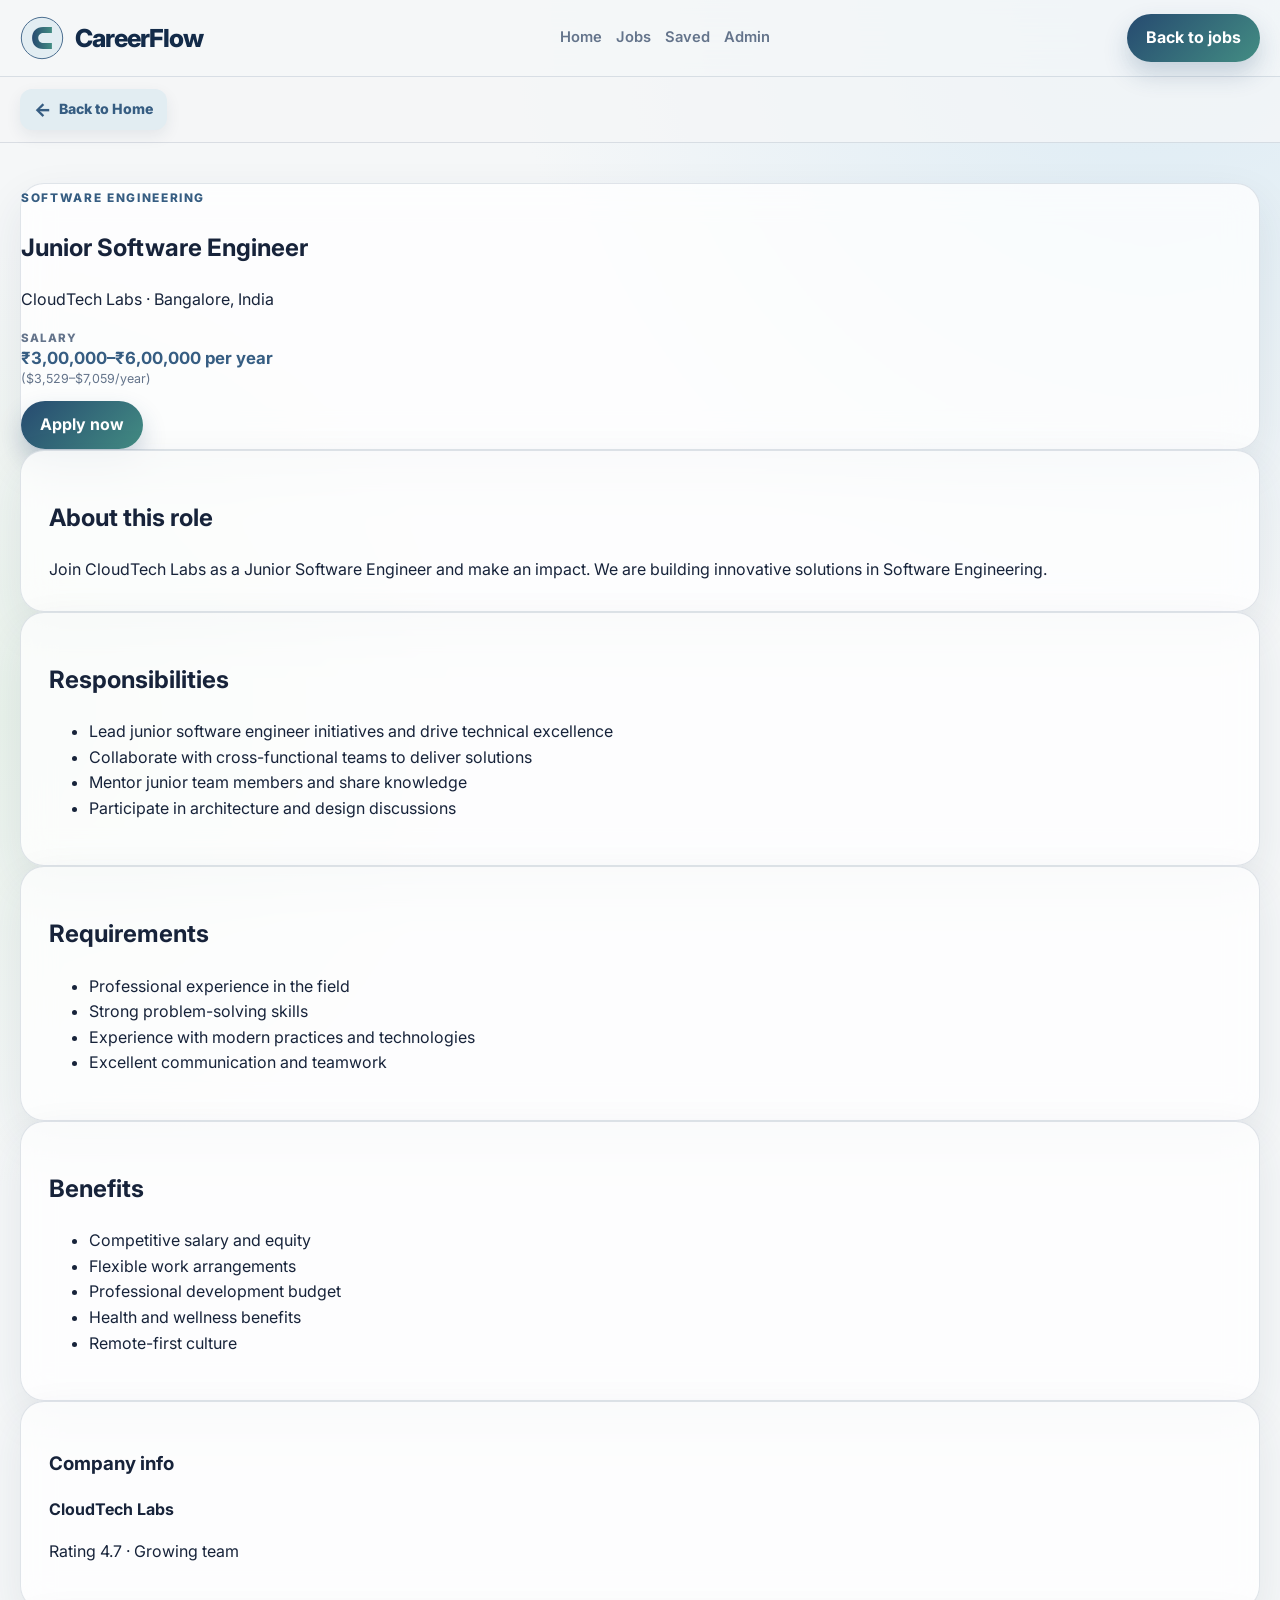
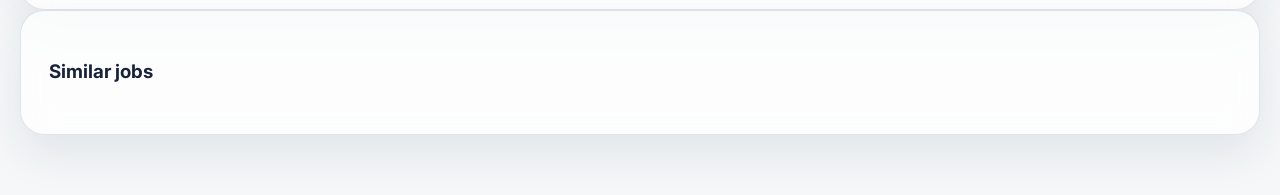
<file: job-details.html>
<!DOCTYPE html>
<html lang="en">
  <head>
    <meta charset="UTF-8" />
    <meta name="viewport" content="width=device-width, initial-scale=1.0" />
    <title>Job Details | CareerFlow</title>
    <link rel="preconnect" href="https://fonts.googleapis.com" />
    <link rel="preconnect" href="https://fonts.gstatic.com" crossorigin />
    <link href="https://fonts.googleapis.com/css2?family=Inter:wght@400;500;600;700;800&display=swap" rel="stylesheet" />
    <link rel="stylesheet" href="css/style.css" />
    <link rel="stylesheet" href="css/jobs.css" />
    <link rel="stylesheet" href="css/forms.css" />
    <link rel="stylesheet" href="css/responsive.css" />
  </head>
  <body><script defer src="js/back-home.js"></script>
    <header class="site-header">
      <div class="container nav-shell">
        <a class="brand" href="index.html">
          <span class="brand-mark">CF</span>
          <span>CareerFlow</span>
        </a>
        <nav class="top-nav">
          <a href="index.html" class="nav-link">Home</a>
          <a href="jobs.html" class="nav-link">Jobs</a>
          <a href="saved-jobs.html" class="nav-link">Saved</a>
          <a href="admin.html" class="nav-link">Admin</a>
        </nav>
        <div class="header-actions">
          <a class="btn btn-primary" href="jobs.html">Back to jobs</a>
        </div>
      </div>
    </header>

    <main class="container page-shell detail-shell">
      <section class="glass-card detail-hero reveal" id="job-detail-hero"></section>
      <section class="detail-content reveal">
        <div class="detail-main">
          <div class="glass-card detail-card">
            <h2>About this role</h2>
            <div id="job-description"></div>
          </div>
          <div class="glass-card detail-card">
            <h2>Responsibilities</h2>
            <ul id="job-responsibilities"></ul>
          </div>
          <div class="glass-card detail-card">
            <h2>Requirements</h2>
            <ul id="job-requirements"></ul>
          </div>
          <div class="glass-card detail-card">
            <h2>Benefits</h2>
            <ul id="job-benefits"></ul>
          </div>
        </div>
        <aside class="detail-sidebar">
          <div class="glass-card detail-card">
            <h3>Company info</h3>
            <div id="company-info"></div>
          </div>
          <div class="glass-card detail-card">
            <h3>Similar jobs</h3>
            <div id="similar-jobs"></div>
          </div>
        </aside>
      </section>
    </main>

    <div class="toast-container" id="toast-container"></div>

    <script src="js/data.js"></script>
    <script src="js/storage.js"></script>
    <script src="js/notifications.js"></script>
    <script src="js/animations.js"></script>
    <script src="js/jobs.js"></script>
  </body>
</html>
</file>
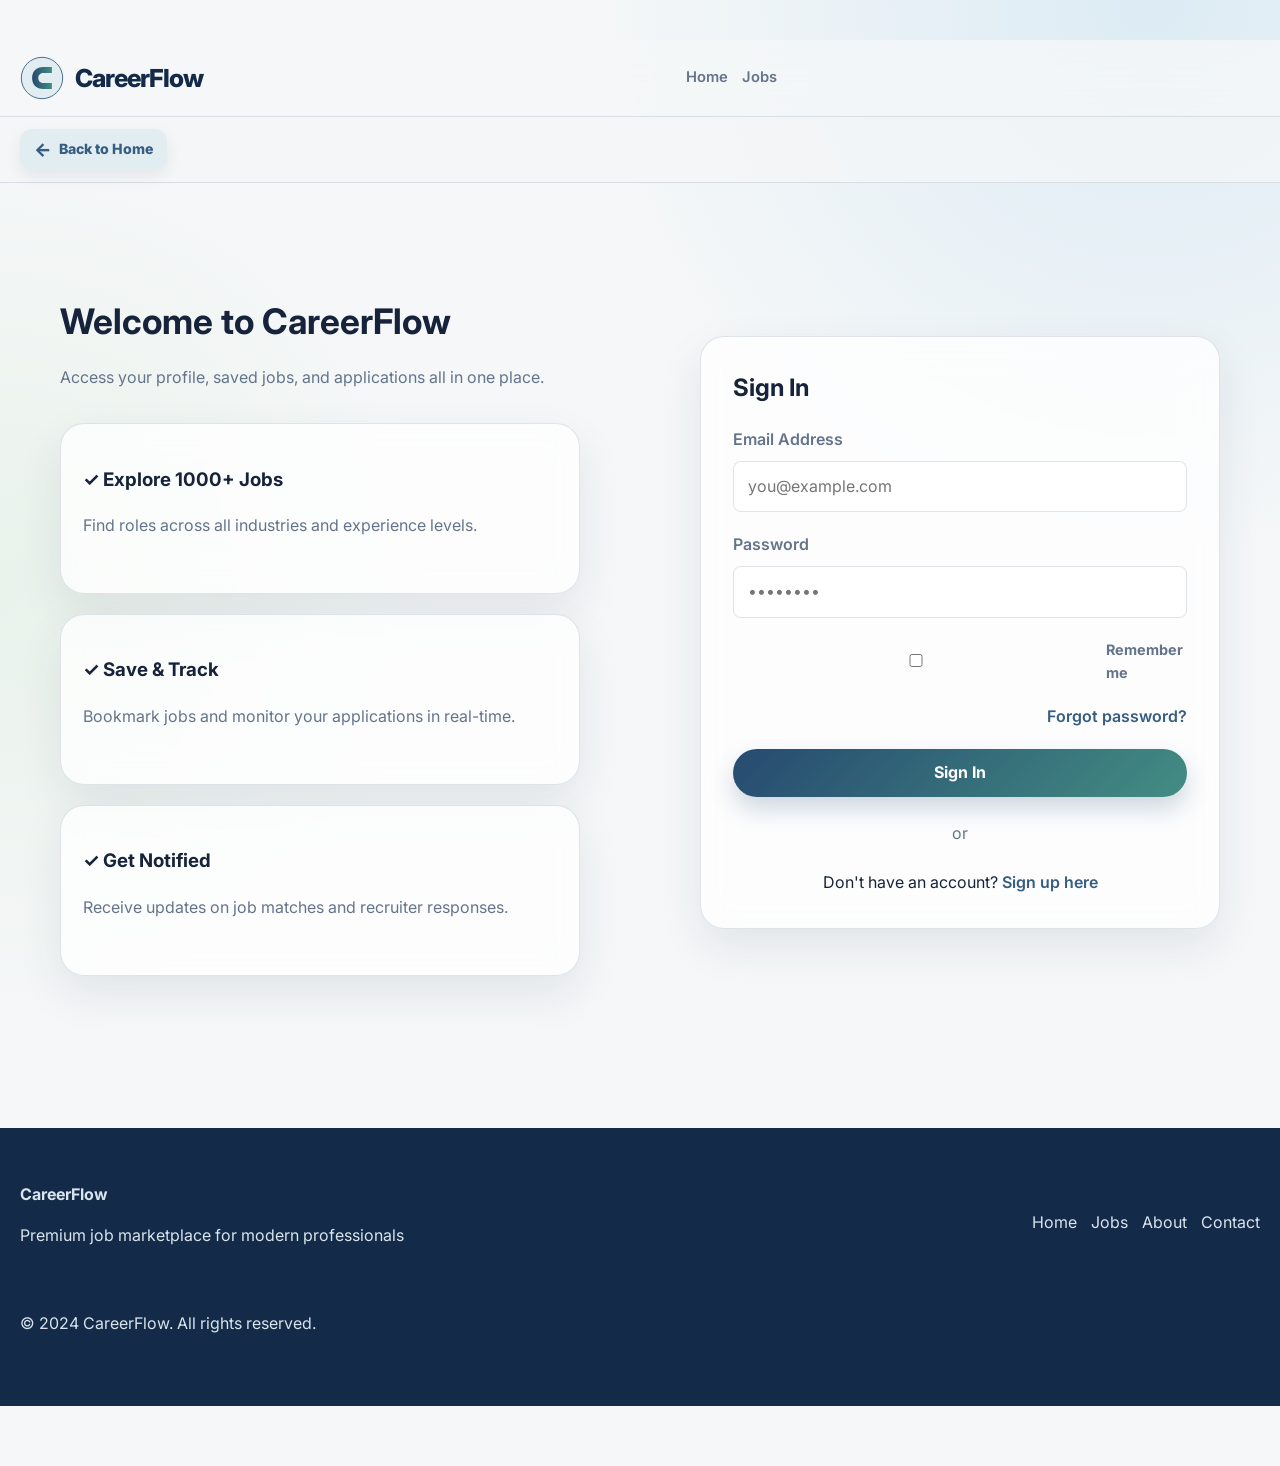
<file: login.html>
<!DOCTYPE html>
<html lang="en">
<head>
  <meta charset="UTF-8" />
  <meta name="viewport" content="width=device-width, initial-scale=1.0" />
  <title>Sign In | CareerFlow</title>
  <link rel="preconnect" href="https://fonts.googleapis.com" />
  <link rel="preconnect" href="https://fonts.gstatic.com" crossorigin />
  <link href="https://fonts.googleapis.com/css2?family=Inter:wght@400;500;600;700;800&display=swap" rel="stylesheet" />
  <link rel="stylesheet" href="css/style.css" />
  <link rel="stylesheet" href="css/forms.css" />
  <link rel="stylesheet" href="css/responsive.css" />
  <style>
    .auth-container {
      min-height: 100vh;
      display: grid;
      grid-template-columns: 1fr 1fr;
      gap: 40px;
      align-items: center;
    }
    .auth-side { padding: 40px; }
    .auth-copy h1 { font-size: 2.2rem; margin-bottom: 16px; }
    .auth-copy p { color: var(--muted); margin-bottom: 32px; }
    .auth-form { max-width: 380px; }
    .form-group { margin-bottom: 20px; }
    .form-group label { display: block; margin-bottom: 8px; font-weight: 600; }
    .form-group input { width: 100%; padding: 12px 14px; border: 1px solid var(--border); border-radius: 8px; font-size: 1rem; }
    .form-group input:focus { outline: none; border-color: var(--accent); box-shadow: 0 0 0 3px rgba(217, 70, 166, 0.1); }
    .remember-me { display: flex; align-items: center; gap: 8px; margin: 20px 0; font-size: 0.9rem; }
    .remember-me input[type="checkbox"] { cursor: pointer; }
    .forgot-password { text-align: right; margin-bottom: 20px; }
    .forgot-password a { color: var(--accent); font-weight: 600; }
    .submit-btn { width: 100%; }
    .divider { text-align: center; margin: 24px 0; color: var(--muted); }
    .signup-link { text-align: center; margin-top: 20px; }
    .signup-link a { color: var(--accent); font-weight: 600; }
    .password-strength { font-size: 0.85rem; margin-top: 6px; padding: 6px 0; }
    .strength-bar { height: 4px; background: var(--border); border-radius: 2px; margin-top: 4px; overflow: hidden; }
    .strength-fill { height: 100%; transition: all 0.3s ease; }
    @media (max-width: 768px) {
      .auth-container { grid-template-columns: 1fr; }
      .auth-side:first-child { display: none; }
    }
  </style>
</head>
<body class="page-loaded"><script defer src="js/back-home.js"></script>
  <div class="page-shell">
    <header class="site-header">
      <div class="container nav-shell">
        <a class="brand" href="index.html">
          <span class="brand-mark">CF</span>
          <span>CareerFlow</span>
        </a>
        <nav class="top-nav">
          <a href="index.html" class="nav-link">Home</a>
          <a href="jobs.html" class="nav-link">Jobs</a>
        </nav>
        <div class="header-actions">
        </div>
      </div>
    </header>

    <main class="container">
      <div class="auth-container reveal">
        <div class="auth-side auth-copy">
          <h1>Welcome to CareerFlow</h1>
          <p>Access your profile, saved jobs, and applications all in one place.</p>
          <div class="glass-card feature-card" style="margin: 20px 0;">
            <h3>✓ Explore 1000+ Jobs</h3>
            <p>Find roles across all industries and experience levels.</p>
          </div>
          <div class="glass-card feature-card" style="margin: 20px 0;">
            <h3>✓ Save & Track</h3>
            <p>Bookmark jobs and monitor your applications in real-time.</p>
          </div>
          <div class="glass-card feature-card" style="margin: 20px 0;">
            <h3>✓ Get Notified</h3>
            <p>Receive updates on job matches and recruiter responses.</p>
          </div>
        </div>

        <div class="auth-side">
          <div class="glass-card detail-card" style="padding: 32px;">
            <h2 style="margin-top: 0;">Sign In</h2>
            <form id="login-form" novalidate>
              <div class="form-group">
                <label for="email">Email Address</label>
                <input type="email" id="email" name="email" placeholder="you@example.com" required />
              </div>
              <div class="form-group">
                <label for="password">Password</label>
                <input type="password" id="password" name="password" placeholder="••••••••" required />
              </div>
              <div class="remember-me">
                <input type="checkbox" id="remember" name="remember" />
                <label for="remember" style="margin: 0;">Remember me</label>
              </div>
              <div class="forgot-password">
                <a href="#forgot">Forgot password?</a>
              </div>
              <button type="submit" class="btn btn-primary submit-btn">Sign In</button>
            </form>

            <div class="divider">or</div>

            <div class="signup-link">
              Don't have an account? <a href="register.html">Sign up here</a>
            </div>
          </div>
        </div>
      </div>
    </main>

    <footer class="site-footer">
      <div class="container footer-shell">
        <div>
          <strong>CareerFlow</strong>
          <p>Premium job marketplace for modern professionals</p>
        </div>
        <div class="footer-links">
          <a href="index.html">Home</a>
          <a href="jobs.html">Jobs</a>
          <a href="index.html#about">About</a>
          <a href="index.html#contact">Contact</a>
        </div>
        <p class="text-muted">© 2024 CareerFlow. All rights reserved.</p>
      </div>
    </footer>

    <div class="toast-container" id="toast-container"></div>
  </div>

  <script src="js/data.js"></script>
  <script src="js/storage.js"></script>
  <script src="js/auth.js"></script>
  <script src="js/notifications.js"></script>
  <script src="js/animations.js"></script>
  <script>
    const loginForm = document.getElementById('login-form');
    if (loginForm) {
      loginForm.addEventListener('submit', (e) => {
        e.preventDefault();
        const email = document.getElementById('email').value;
        const password = document.getElementById('password').value;
        const remember = document.getElementById('remember').checked;

        const result = loginUser(email, password);
        if (result.success) {
          if (remember) {
            localStorage.setItem('careerflow-remember-email', email);
          }
          showToast('Welcome back! Redirecting to dashboard...', 'success');
          setTimeout(() => {
            window.location.href = 'index.html';
          }, 1500);
        } else {
          showToast(result.message, 'error');
        }
      });

      // Load remembered email
      const remembered = localStorage.getItem('careerflow-remember-email');
      if (remembered) {
        document.getElementById('email').value = remembered;
        document.getElementById('remember').checked = true;
      }
    }
  </script>
</body>
</html>
</file>
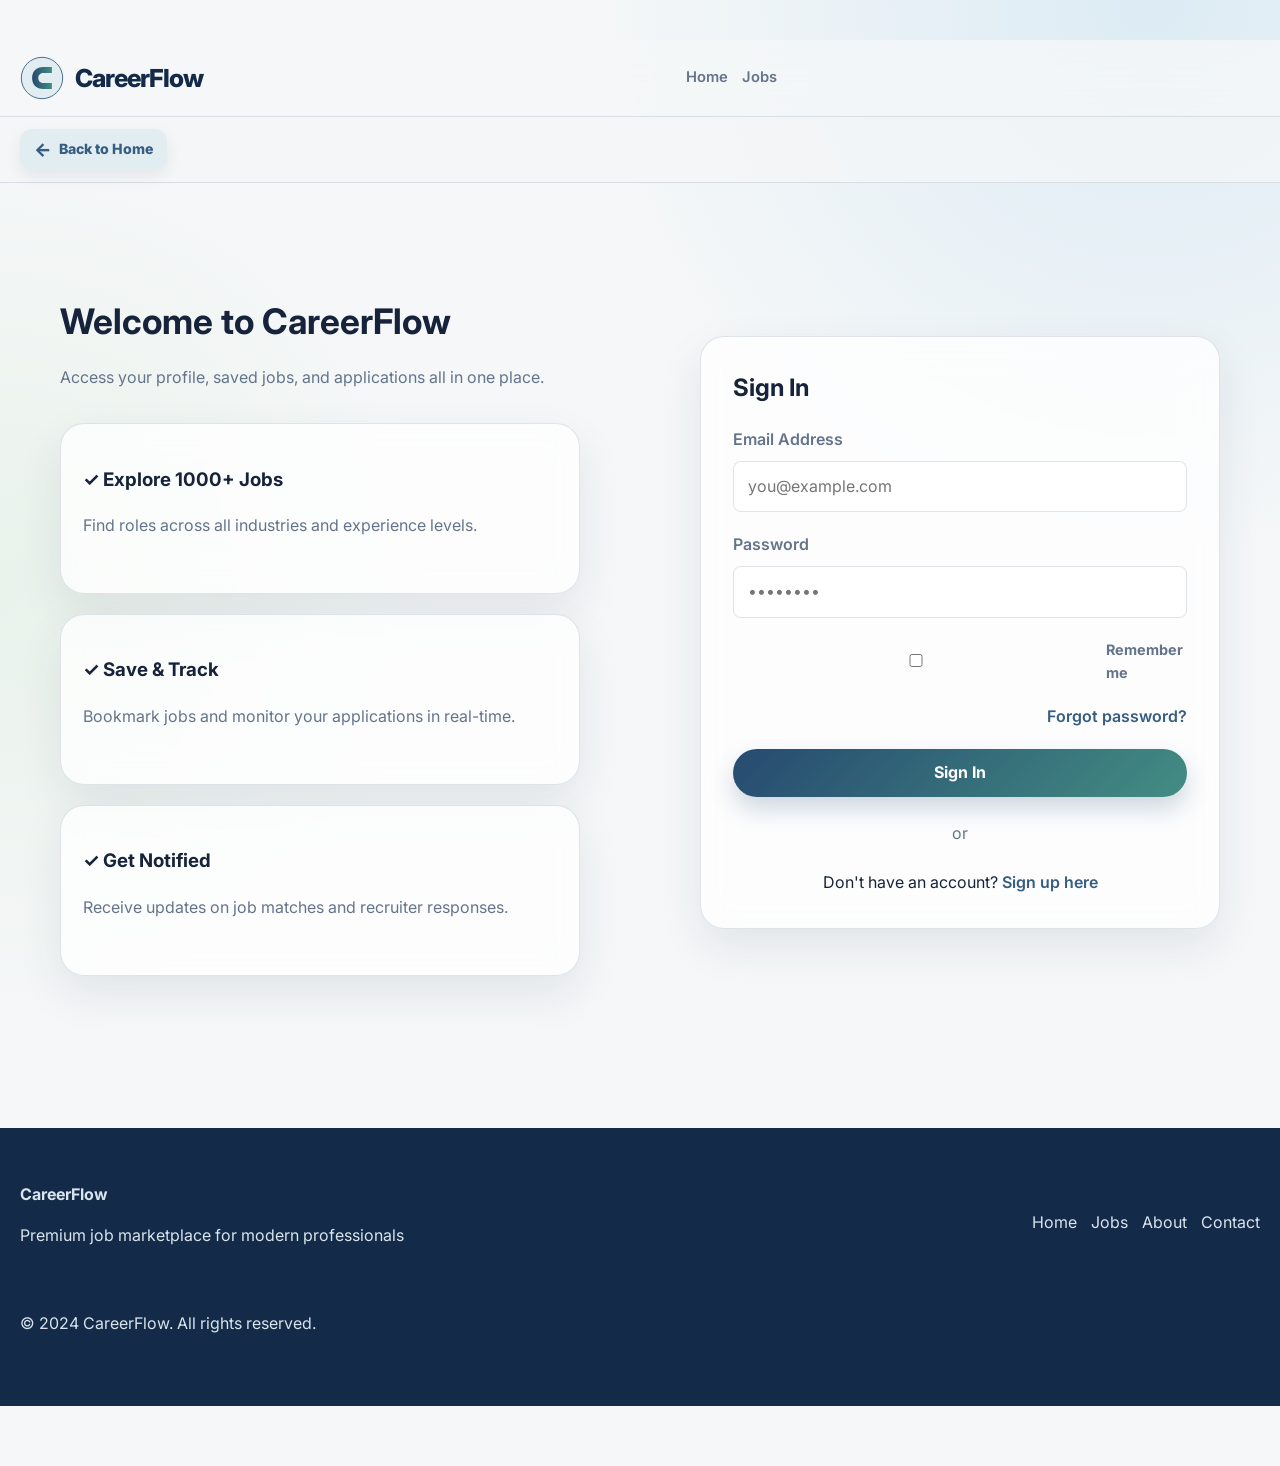
<file: profile.html>
<!DOCTYPE html>
<html lang="en">
<head>
  <meta charset="UTF-8" />
  <meta name="viewport" content="width=device-width, initial-scale=1.0" />
  <title>Profile | CareerFlow</title>
  <link rel="preconnect" href="https://fonts.googleapis.com" />
  <link rel="preconnect" href="https://fonts.gstatic.com" crossorigin />
  <link href="https://fonts.googleapis.com/css2?family=Inter:wght@400;500;600;700;800&display=swap" rel="stylesheet" />
  <link rel="stylesheet" href="css/style.css" />
  <link rel="stylesheet" href="css/forms.css" />
  <link rel="stylesheet" href="css/responsive.css" />
  <style>
    .profile-hero { padding: 40px 0; border-bottom: 1px solid var(--border); margin-bottom: 32px; }
    .profile-header { display: flex; gap: 30px; align-items: flex-start; }
    .profile-pic { width: 120px; height: 120px; border-radius: 50%; background: linear-gradient(135deg, var(--accent), var(--accent-2)); display: flex; align-items: center; justify-content: center; color: white; font-size: 2.5rem; font-weight: 800; flex-shrink: 0; }
    .profile-info h2 { margin: 0 0 8px; }
    .profile-info .email { color: var(--muted); margin-bottom: 16px; }
    .profile-info .status { display: inline-block; padding: 4px 12px; background: var(--success); color: white; border-radius: 20px; font-size: 0.85rem; font-weight: 600; }
    .profile-section { margin-bottom: 32px; }
    .section-title { font-size: 1.3rem; font-weight: 700; margin-bottom: 16px; }
    .skill-grid { display: grid; grid-template-columns: repeat(auto-fill, minmax(120px, 1fr)); gap: 12px; }
    .skill-badge { padding: 12px; text-align: center; background: var(--accent-light); color: var(--accent); border-radius: 8px; font-weight: 600; font-size: 0.9rem; }
    .education-item, .experience-item { padding: 16px; background: var(--surface); border: 1px solid var(--border); border-radius: 8px; margin-bottom: 12px; }
    .item-header { display: flex; justify-content: space-between; align-items: start; margin-bottom: 8px; }
    .item-title { font-weight: 700; }
    .item-meta { font-size: 0.9rem; color: var(--muted); }
    .edit-profile-btn { margin-top: 24px; }
    @media (max-width: 768px) {
      .profile-header { flex-direction: column; align-items: center; text-align: center; }
      .skill-grid { grid-template-columns: repeat(2, 1fr); }
    }
  </style>
</head>
<body class="page-loaded"><script defer src="js/back-home.js"></script>
  <div class="page-shell">
    <header class="site-header">
      <div class="container nav-shell">
        <a class="brand" href="index.html">
          <span class="brand-mark">CF</span>
          <span>CareerFlow</span>
        </a>
        <nav class="top-nav">
          <a href="index.html" class="nav-link">Home</a>
          <a href="jobs.html" class="nav-link">Jobs</a>
          <a href="index.html" class="nav-link">Dashboard</a>
          <a href="profile.html" class="nav-link active">Profile</a>
        </nav>
        <div class="header-actions">
          <button class="btn btn-secondary" id="logout-btn">Logout</button>
        </div>
      </div>
    </header>

    <main class="container page-shell">
      <div class="profile-hero reveal">
        <div class="profile-header">
          <div class="profile-pic" id="profile-avatar">JD</div>
          <div class="profile-info">
            <h2 id="profile-name">John Doe</h2>
            <div class="email" id="profile-email">john@example.com</div>
            <div>
              <span class="status">✓ Profile Complete</span>
            </div>
            <div style="margin-top: 16px;">
              <p id="profile-bio" style="margin: 0; color: var(--muted); line-height: 1.6;">Passionate full-stack developer with 5+ years of experience</p>
            </div>
          </div>
        </div>
      </div>

      <div class="glass-card detail-card" style="padding: 32px; margin-bottom: 32px;">
        <div class="profile-section">
          <h3 class="section-title">📚 Education</h3>
          <div id="education-list">
            <div class="education-item">
              <div class="item-header">
                <div>
                  <div class="item-title">Bachelor of Technology</div>
                  <div class="item-meta">Computer Science</div>
                </div>
                <div style="text-align: right;">
                  <div class="item-meta">2018 - 2022</div>
                </div>
              </div>
              <div class="item-meta">IIT Bombay, Mumbai</div>
            </div>
          </div>
        </div>

        <div class="profile-section">
          <h3 class="section-title">💼 Experience</h3>
          <div id="experience-list">
            <div class="experience-item">
              <div class="item-header">
                <div>
                  <div class="item-title">Senior Full Stack Developer</div>
                  <div class="item-meta">CloudTech Labs</div>
                </div>
                <div style="text-align: right;">
                  <div class="item-meta">2023 - Present</div>
                </div>
              </div>
              <div class="item-meta">Built scalable web applications and led a team of 5 engineers</div>
            </div>
            <div class="experience-item">
              <div class="item-header">
                <div>
                  <div class="item-title">Full Stack Developer</div>
                  <div class="item-meta">TechStart Inc</div>
                </div>
                <div style="text-align: right;">
                  <div class="item-meta">2021 - 2023</div>
                </div>
              </div>
              <div class="item-meta">Developed frontend and backend components using React and Node.js</div>
            </div>
          </div>
        </div>

        <div class="profile-section">
          <h3 class="section-title">🎯 Skills</h3>
          <div class="skill-grid">
            <div class="skill-badge">JavaScript</div>
            <div class="skill-badge">React</div>
            <div class="skill-badge">Node.js</div>
            <div class="skill-badge">Python</div>
            <div class="skill-badge">AWS</div>
            <div class="skill-badge">Docker</div>
            <div class="skill-badge">PostgreSQL</div>
            <div class="skill-badge">Git</div>
          </div>
        </div>

        <div class="profile-section">
          <h3 class="section-title">📄 Resume</h3>
          <div class="glass-card" style="padding: 16px; margin-top: 12px;">
            <div style="display: flex; align-items: center; gap: 12px;">
              <span style="font-size: 1.5rem;">📄</span>
              <div style="flex: 1;">
                <div style="font-weight: 600;">Resume.pdf</div>
                <div style="font-size: 0.9rem; color: var(--muted);">Updated 2 days ago</div>
              </div>
              <button class="btn btn-secondary" style="padding: 8px 12px; font-size: 0.9rem;">View</button>
              <button class="btn btn-secondary" style="padding: 8px 12px; font-size: 0.9rem;">Update</button>
            </div>
          </div>
        </div>

        <div class="profile-section">
          <h3 class="section-title">🔗 Links</h3>
          <div style="display: grid; grid-template-columns: repeat(auto-fit, minmax(200px, 1fr)); gap: 12px;">
            <a href="#portfolio" class="glass-card" style="padding: 16px; text-decoration: none; border: 1px solid var(--border); border-radius: 8px; transition: all 0.2s ease;" onmouseover="this.style.borderColor='var(--accent)'" onmouseout="this.style.borderColor='var(--border)'">
              <div style="font-weight: 600; margin-bottom: 4px;">🌐 Portfolio</div>
              <div style="font-size: 0.85rem; color: var(--muted);">yourportfolio.com</div>
            </a>
            <a href="#github" class="glass-card" style="padding: 16px; text-decoration: none; border: 1px solid var(--border); border-radius: 8px; transition: all 0.2s ease;" onmouseover="this.style.borderColor='var(--accent)'" onmouseout="this.style.borderColor='var(--border)'">
              <div style="font-weight: 600; margin-bottom: 4px;">💻 GitHub</div>
              <div style="font-size: 0.85rem; color: var(--muted);">github.com/yourprofile</div>
            </a>
            <a href="#linkedin" class="glass-card" style="padding: 16px; text-decoration: none; border: 1px solid var(--border); border-radius: 8px; transition: all 0.2s ease;" onmouseover="this.style.borderColor='var(--accent)'" onmouseout="this.style.borderColor='var(--border)'">
              <div style="font-weight: 600; margin-bottom: 4px;">👔 LinkedIn</div>
              <div style="font-size: 0.85rem; color: var(--muted);">linkedin.com/in/yourprofile</div>
            </a>
          </div>
        </div>

        <button class="btn btn-primary edit-profile-btn" id="edit-btn">Edit Profile</button>
      </div>
    </main>

    <footer class="site-footer">
      <div class="container footer-shell">
        <div>
          <strong>CareerFlow</strong>
          <p>Premium job marketplace for modern professionals</p>
        </div>
        <div class="footer-links">
          <a href="index.html">Home</a>
          <a href="jobs.html">Jobs</a>
          <a href="index.html#about">About</a>
          <a href="index.html#contact">Contact</a>
        </div>
        <p class="text-muted">© 2024 CareerFlow. All rights reserved.</p>
      </div>
    </footer>

    <div class="toast-container" id="toast-container"></div>
  </div>

  <script src="js/data.js"></script>
  <script src="js/storage.js"></script>
  <script src="js/auth.js"></script>
  <script src="js/notifications.js"></script>
  <script src="js/animations.js"></script>
  <script>
    // Check if user is logged in
    const user = getCurrentUser();
    if (!user) {
      window.location.href = 'login.html';
    } else {
      const initials = user.name.split(' ').map(n => n[0]).join('');
      document.getElementById('profile-avatar').textContent = initials;
      document.getElementById('profile-name').textContent = user.name;
      document.getElementById('profile-email').textContent = user.email;
    }

    // Logout functionality
    document.getElementById('logout-btn').addEventListener('click', () => {
      if (confirm('Are you sure you want to logout?')) {
        logoutUser();
        showToast('Logged out successfully', 'success');
        setTimeout(() => {
          window.location.href = 'index.html';
        }, 1000);
      }
    });

    // Edit button
    document.getElementById('edit-btn').addEventListener('click', () => {
      showToast('Profile editing coming soon!', 'info');
    });
  </script>
</body>
</html>
</file>
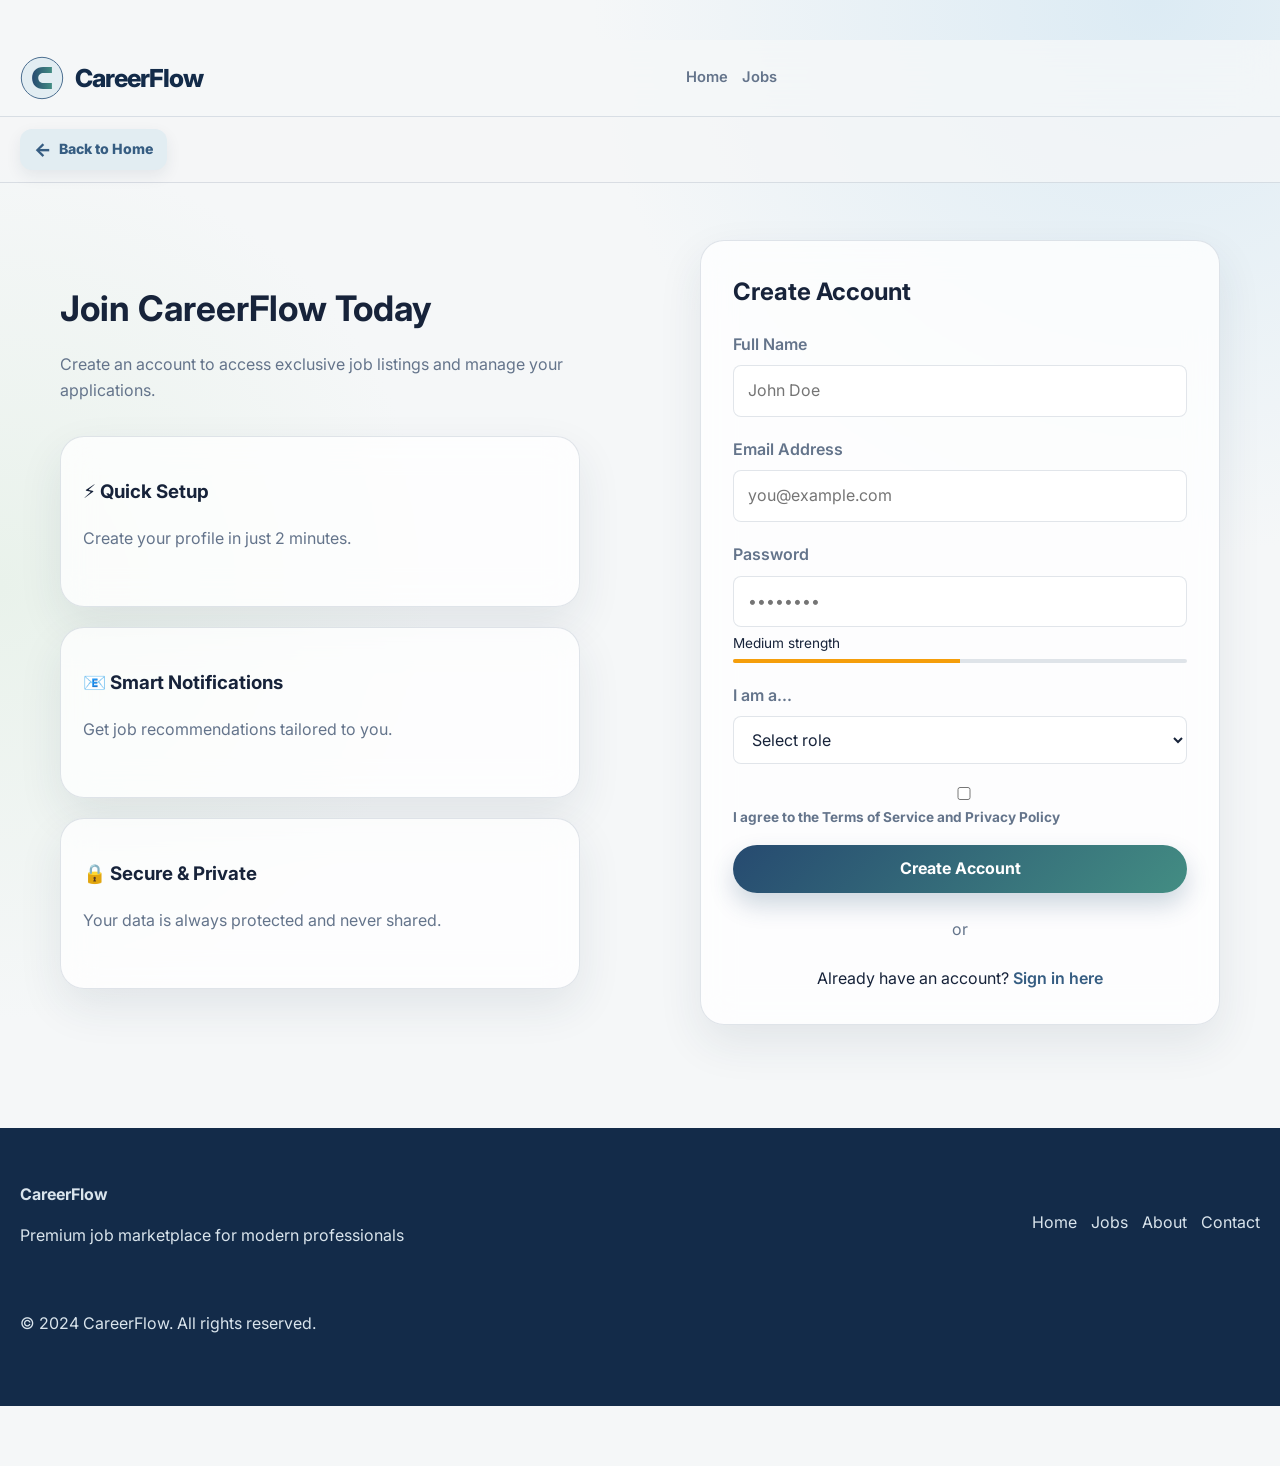
<file: register.html>
<!DOCTYPE html>
<html lang="en">
<head>
  <meta charset="UTF-8" />
  <meta name="viewport" content="width=device-width, initial-scale=1.0" />
  <title>Sign Up | CareerFlow</title>
  <link rel="preconnect" href="https://fonts.googleapis.com" />
  <link rel="preconnect" href="https://fonts.gstatic.com" crossorigin />
  <link href="https://fonts.googleapis.com/css2?family=Inter:wght@400;500;600;700;800&display=swap" rel="stylesheet" />
  <link rel="stylesheet" href="css/style.css" />
  <link rel="stylesheet" href="css/forms.css" />
  <link rel="stylesheet" href="css/responsive.css" />
  <style>
    .auth-container { min-height: 100vh; display: grid; grid-template-columns: 1fr 1fr; gap: 40px; align-items: center; }
    .auth-side { padding: 40px; }
    .auth-copy h1 { font-size: 2.2rem; margin-bottom: 16px; }
    .auth-copy p { color: var(--muted); margin-bottom: 32px; }
    .auth-form { max-width: 380px; }
    .form-group { margin-bottom: 20px; }
    .form-group label { display: block; margin-bottom: 8px; font-weight: 600; }
    .form-group input, .form-group select { width: 100%; padding: 12px 14px; border: 1px solid var(--border); border-radius: 8px; font-size: 1rem; }
    .form-group input:focus, .form-group select:focus { outline: none; border-color: var(--accent); box-shadow: 0 0 0 3px rgba(217, 70, 166, 0.1); }
    .password-strength { font-size: 0.85rem; margin-top: 6px; }
    .strength-bar { height: 4px; background: var(--border); border-radius: 2px; margin-top: 4px; overflow: hidden; }
    .strength-fill { height: 100%; transition: all 0.3s ease; }
    .terms { font-size: 0.85rem; margin: 16px 0; }
    .terms input { margin-right: 8px; }
    .submit-btn { width: 100%; }
    .divider { text-align: center; margin: 24px 0; color: var(--muted); }
    .signin-link { text-align: center; margin-top: 20px; }
    .signin-link a { color: var(--accent); font-weight: 600; }
    @media (max-width: 768px) {
      .auth-container { grid-template-columns: 1fr; }
      .auth-side:first-child { display: none; }
    }
  </style>
</head>
<body class="page-loaded"><script defer src="js/back-home.js"></script>
  <div class="page-shell">
    <header class="site-header">
      <div class="container nav-shell">
        <a class="brand" href="index.html">
          <span class="brand-mark">CF</span>
          <span>CareerFlow</span>
        </a>
        <nav class="top-nav">
          <a href="index.html" class="nav-link">Home</a>
          <a href="jobs.html" class="nav-link">Jobs</a>
        </nav>
        <div class="header-actions">
        </div>
      </div>
    </header>

    <main class="container">
      <div class="auth-container reveal">
        <div class="auth-side auth-copy">
          <h1>Join CareerFlow Today</h1>
          <p>Create an account to access exclusive job listings and manage your applications.</p>
          <div class="glass-card feature-card" style="margin: 20px 0;">
            <h3>⚡ Quick Setup</h3>
            <p>Create your profile in just 2 minutes.</p>
          </div>
          <div class="glass-card feature-card" style="margin: 20px 0;">
            <h3>📧 Smart Notifications</h3>
            <p>Get job recommendations tailored to you.</p>
          </div>
          <div class="glass-card feature-card" style="margin: 20px 0;">
            <h3>🔒 Secure & Private</h3>
            <p>Your data is always protected and never shared.</p>
          </div>
        </div>

        <div class="auth-side">
          <div class="glass-card detail-card" style="padding: 32px;">
            <h2 style="margin-top: 0;">Create Account</h2>
            <form id="register-form" novalidate>
              <div class="form-group">
                <label for="name">Full Name</label>
                <input type="text" id="name" name="name" placeholder="John Doe" required />
              </div>
              <div class="form-group">
                <label for="reg-email">Email Address</label>
                <input type="email" id="reg-email" name="email" placeholder="you@example.com" required />
              </div>
              <div class="form-group">
                <label for="reg-password">Password</label>
                <input type="password" id="reg-password" name="password" placeholder="••••••••" required />
                <div class="password-strength" id="strength-text">Medium strength</div>
                <div class="strength-bar">
                  <div class="strength-fill" id="strength-fill" style="width: 50%; background: #f59e0b;"></div>
                </div>
              </div>
              <div class="form-group">
                <label for="role">I am a...</label>
                <select id="role" name="role" required>
                  <option value="">Select role</option>
                  <option value="candidate">Job Seeker</option>
                  <option value="employer">Employer</option>
                </select>
              </div>
              <div class="terms">
                <input type="checkbox" id="terms" name="terms" required />
                <label for="terms" style="display: inline;">I agree to the Terms of Service and Privacy Policy</label>
              </div>
              <button type="submit" class="btn btn-primary submit-btn">Create Account</button>
            </form>

            <div class="divider">or</div>

            <div class="signin-link">
              Already have an account? <a href="login.html">Sign in here</a>
            </div>
          </div>
        </div>
      </div>
    </main>

    <footer class="site-footer">
      <div class="container footer-shell">
        <div>
          <strong>CareerFlow</strong>
          <p>Premium job marketplace for modern professionals</p>
        </div>
        <div class="footer-links">
          <a href="index.html">Home</a>
          <a href="jobs.html">Jobs</a>
          <a href="index.html#about">About</a>
          <a href="index.html#contact">Contact</a>
        </div>
        <p class="text-muted">© 2024 CareerFlow. All rights reserved.</p>
      </div>
    </footer>

    <div class="toast-container" id="toast-container"></div>
  </div>

  <script src="js/data.js"></script>
  <script src="js/storage.js"></script>
  <script src="js/auth.js"></script>
  <script src="js/notifications.js"></script>
  <script src="js/animations.js"></script>
  <script>
    const passwordInput = document.getElementById('reg-password');
    const strengthFill = document.getElementById('strength-fill');
    const strengthText = document.getElementById('strength-text');

    function updatePasswordStrength() {
      const pwd = passwordInput.value;
      let strength = 0;
      let text = 'Weak';
      let color = '#ef4444';

      if (pwd.length >= 8) strength++;
      if (pwd.length >= 12) strength++;
      if (/[a-z]/.test(pwd) && /[A-Z]/.test(pwd)) strength++;
      if (/[0-9]/.test(pwd)) strength++;
      if (/[^a-zA-Z0-9]/.test(pwd)) strength++;

      if (strength >= 4) {
        text = 'Strong';
        color = '#10b981';
      } else if (strength >= 3) {
        text = 'Good';
        color = '#f59e0b';
      }

      strengthFill.style.background = color;
      strengthFill.style.width = Math.min((strength / 5) * 100, 100) + '%';
      strengthText.textContent = text + ' password';
      strengthText.style.color = color;
    }

    passwordInput.addEventListener('input', updatePasswordStrength);

    const registerForm = document.getElementById('register-form');
    if (registerForm) {
      registerForm.addEventListener('submit', (e) => {
        e.preventDefault();
        const name = document.getElementById('name').value;
        const email = document.getElementById('reg-email').value;
        const password = document.getElementById('reg-password').value;
        const role = document.getElementById('role').value;
        const terms = document.getElementById('terms').checked;

        if (!terms) {
          showToast('Please agree to the terms and conditions', 'error');
          return;
        }

        const result = registerUser({ name, email, password, type: role });
        if (result.success) {
          showToast('Account created! Signing you in...', 'success');
          setTimeout(() => {
            loginUser(email, password);
            window.location.href = 'index.html';
          }, 1500);
        } else {
          showToast(result.message, 'error');
        }
      });
    }
  </script>
</body>
</html>
</file>
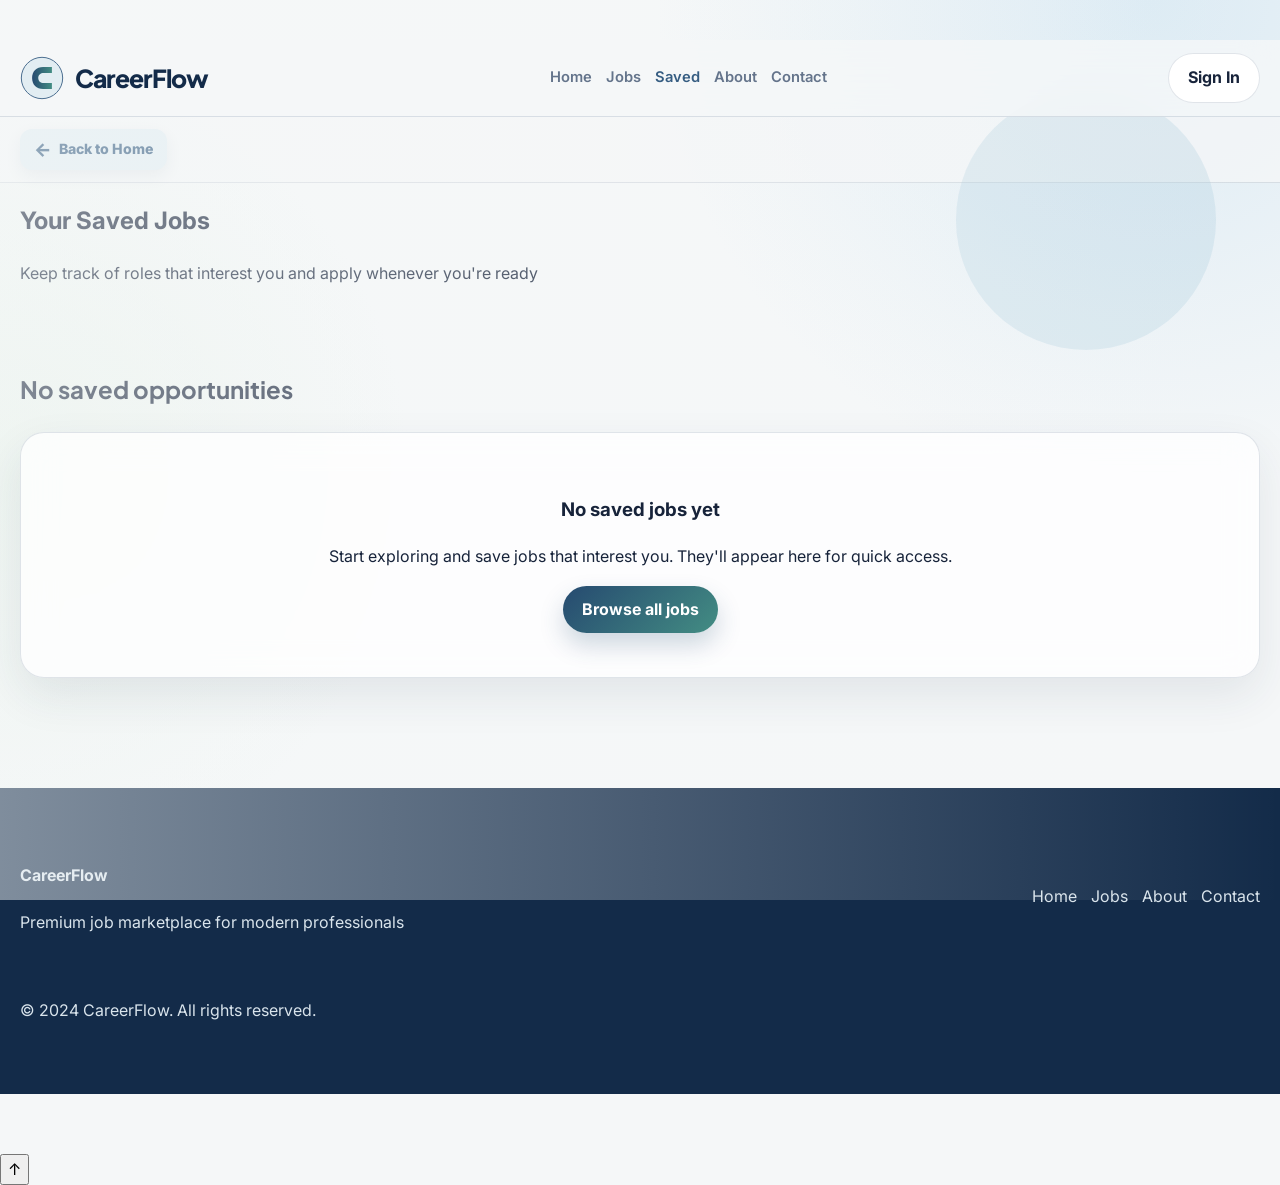
<file: saved-jobs.html>
<!DOCTYPE html>
<html lang="en">
<head>
  <meta charset="UTF-8" />
  <meta name="viewport" content="width=device-width, initial-scale=1.0" />
  <title>Saved Jobs | CareerFlow</title>
  <meta name="description" content="View all your saved job listings on CareerFlow. Manage your favorites and apply whenever you're ready." />
  <link rel="preconnect" href="https://fonts.googleapis.com" />
  <link rel="preconnect" href="https://fonts.gstatic.com" crossorigin />
  <link href="https://fonts.googleapis.com/css2?family=Inter:wght@400;500;600;700;800&family=Plus+Jakarta+Sans:wght@500;600;700&display=swap" rel="stylesheet" />
  <link rel="stylesheet" href="css/style.css" />
  <link rel="stylesheet" href="css/jobs.css" />
  <link rel="stylesheet" href="css/forms.css" />
  <link rel="stylesheet" href="css/responsive.css" />
</head>
<body class="page-loaded"><script defer src="js/back-home.js"></script>
  <div class="page-shell">
    <header class="site-header">
      <div class="container nav-shell">
        <a class="brand" href="index.html">
          <span class="brand-mark">CF</span>
          <span>CareerFlow</span>
        </a>
        <nav class="top-nav">
          <a href="index.html" class="nav-link">Home</a>
          <a href="jobs.html" class="nav-link">Jobs</a>
          <a href="saved-jobs.html" class="nav-link active">Saved</a>
          <a href="about.html" class="nav-link">About</a>
          <a href="contact.html" class="nav-link">Contact</a>
        </nav>
        <div class="header-actions">
          <a class="btn btn-secondary" href="login.html">Sign In</a>
        </div>
      </div>
    </header>

    <main>
      <section class="page-intro hero-bg reveal">
        <div class="hero-overlay"></div>
        <div class="container">
          <h1>Your Saved Jobs</h1>
          <p>Keep track of roles that interest you and apply whenever you're ready</p>
        </div>
      </section>

      <section class="section">
        <div class="container">
          <div class="section-heading">
            <div>
              <h2 id="saved-count">Saved opportunities</h2>
            </div>
            <button class="btn btn-secondary" id="clear-all-btn" style="display: none;">Clear All</button>
          </div>

          <div id="saved-jobs-list" class="job-grid"></div>

          <div id="empty-saved" class="empty-state glass-card" style="display: none;">
            <h3>No saved jobs yet</h3>
            <p>Start exploring and save jobs that interest you. They'll appear here for quick access.</p>
            <a href="jobs.html" class="btn btn-primary">Browse all jobs</a>
          </div>
        </div>
      </section>
    </main>

    <footer class="site-footer">
      <div class="container footer-shell">
        <div>
          <h4>CareerFlow</h4>
          <p>Premium job marketplace for modern professionals</p>
        </div>
        <div class="footer-links">
          <a href="index.html">Home</a>
          <a href="jobs.html">Jobs</a>
          <a href="about.html">About</a>
          <a href="contact.html">Contact</a>
        </div>
        <p class="text-muted">© 2024 CareerFlow. All rights reserved.</p>
      </div>
    </footer>
  </div>

  <button id="back-to-top" aria-label="Back to top">↑</button>

  <script src="js/data.js"></script>
  <script src="js/storage.js"></script>
  <script src="js/notifications.js"></script>
  <script src="js/animations.js"></script>
  <script src="js/jobs.js"></script>
  
  <script>
    function renderSavedJobs() {
      const jobs = getStoredJobs();
      const savedJobIds = getSavedJobs();
      const root = document.getElementById('saved-jobs-list');
      const emptyState = document.getElementById('empty-saved');
      const savedCount = document.getElementById('saved-count');
      const clearAllBtn = document.getElementById('clear-all-btn');

      if (!savedJobIds || savedJobIds.length === 0) {
        root.innerHTML = '';
        emptyState.style.display = 'block';
        savedCount.textContent = 'No saved opportunities';
        clearAllBtn.style.display = 'none';
        return;
      }

      const savedJobObjects = jobs.filter(job => savedJobIds.includes(job.id));
      root.innerHTML = savedJobObjects.map(job => buildJobCard(job, true)).join('');
      emptyState.style.display = 'none';
      savedCount.textContent = `${savedJobObjects.length} saved opportunity${savedJobObjects.length !== 1 ? 'ies' : ''}`;
      clearAllBtn.style.display = 'inline-block';

      // Attach click handlers
      root.addEventListener('click', handleCardActions);
      setupSavedJobsPage();
    }

    function setupSavedJobsPage() {
      const clearAllBtn = document.getElementById('clear-all-btn');
      if (clearAllBtn) {
        clearAllBtn.addEventListener('click', () => {
          if (confirm('Clear all saved jobs?')) {
            saveSavedJobs([]);
            renderSavedJobs();
            showToast('All saved jobs cleared');
          }
        });
      }
    }

    // Initial render
    document.addEventListener('DOMContentLoaded', renderSavedJobs);
  </script>
</body>
</html>
</file>
<file: css/style.css>
:root{--bg:#f5f7f8;--bg-strong:#fff;--surface:rgba(255,255,255,.76);--surface-strong:rgba(255,255,255,.95);--text:#17233a;--muted:#64748b;--border:rgba(48,74,104,.14);--accent:#365d82;--accent-2:#427e79;--accent-light:#e2edf2;--navy:#132b49;--green:#dcefe6;--success:#23856d;--shadow:0 18px 45px rgba(30,53,80,.09);--shadow-lg:0 26px 60px rgba(30,53,80,.16);--radius:24px;--radius-sm:17px;--container:1240px}*{box-sizing:border-box}html{scroll-behavior:smooth}body{margin:0;font-family:Inter,system-ui,sans-serif;color:var(--text);line-height:1.6;background:radial-gradient(circle at 90% 0,#dcebf4 0,transparent 30%),radial-gradient(circle at 0 40%,#e9f2eb 0,transparent 28%),var(--bg)}a{color:inherit;text-decoration:none}button,input,select,textarea{font:inherit}.container{width:min(var(--container),calc(100% - 36px));margin:auto}.site-header{position:sticky;top:0;z-index:30;border-bottom:1px solid var(--border);background:rgba(245,247,248,.84);backdrop-filter:blur(18px)}.nav-shell{min-height:76px;display:flex;align-items:center;justify-content:space-between;gap:20px}.brand{display:flex;gap:10px;align-items:center;font-family:'Plus Jakarta Sans',Inter,sans-serif;font-weight:800;color:var(--navy)}.brand-mark,.company-logo{display:grid;place-items:center;color:#fff;background:linear-gradient(135deg,#264a70,#438d83);font-weight:800}.brand-mark{width:40px;height:40px;border-radius:13px}.top-nav,.header-actions,.footer-links,.hero-badges,.job-meta,.job-tags,.card-actions{display:flex;align-items:center;gap:14px;flex-wrap:wrap}.nav-link,.company-card p,.category-card p,.description{color:var(--muted)}.nav-link{font-size:.92rem;font-weight:600}.nav-link:hover,.nav-link.active,.text-link{color:var(--accent)}.btn{border:0;border-radius:999px;padding:11px 19px;display:inline-flex;align-items:center;justify-content:center;gap:8px;font-weight:700;cursor:pointer;transition:.25s ease}.btn:hover{transform:translateY(-2px);box-shadow:var(--shadow-lg)}.btn-primary{color:#fff;background:linear-gradient(135deg,#264a70,#438d83);box-shadow:0 12px 24px rgba(38,74,112,.22)}.btn-secondary,.save-btn,.share-btn,.detail-btn{background:var(--surface-strong);border:1px solid var(--border);color:var(--text)}.home-hero{min-height:630px;position:relative;display:flex;align-items:center;overflow:hidden;background:linear-gradient(90deg,rgba(243,248,249,.96),rgba(243,248,249,.76),rgba(26,50,75,.1)),url('../assets/images/office-scene.svg') center/cover}.hero-bg:before{content:'';position:absolute;width:260px;height:260px;border-radius:50%;background:rgba(166,202,220,.28);right:5%;top:10%;animation:float 8s ease-in-out infinite}.hero-overlay{position:absolute;inset:0;background:linear-gradient(90deg,rgba(245,248,248,.48),transparent)}.hero-inner{position:relative;z-index:1;display:grid;grid-template-columns:1.25fr .75fr;gap:45px;align-items:center;padding:55px 0}.hero-copy h1{font-family:'Plus Jakarta Sans',Inter,sans-serif;line-height:1.08;font-size:clamp(2.5rem,5.3vw,4.45rem);max-width:760px;margin:10px 0 18px;letter-spacing:-.05em}.hero-copy p{max-width:590px;color:var(--muted);font-size:1.06rem}.eyebrow{color:var(--accent);font-weight:800;font-size:.74rem;letter-spacing:.14em;text-transform:uppercase}.hero-search{display:flex;gap:10px;padding:8px;background:var(--surface-strong);border:1px solid var(--border);border-radius:18px;box-shadow:var(--shadow);max-width:640px;margin-top:27px}.hero-search input{border:0;background:transparent;flex:1;padding:12px;outline:0}.hero-badges{margin-top:17px}.hero-badges span,.job-meta span,.job-tags span{padding:6px 10px;border-radius:999px;background:var(--accent-light);color:var(--accent);font-size:.8rem;font-weight:700}.glass-card{background:var(--surface);border:1px solid var(--border);box-shadow:var(--shadow);backdrop-filter:blur(16px);border-radius:var(--radius);transition:.3s ease}.hero-metrics,.detail-card,.form-card,.admin-card{padding:28px}.metric-item{display:flex;justify-content:space-between;padding:13px 0;border-bottom:1px solid var(--border)}.metric-item strong,.stat-card strong{color:var(--accent);font-size:1.45rem}.section{padding:65px 0}.section-heading{display:flex;justify-content:space-between;align-items:end;gap:20px;margin-bottom:28px}.section-heading h1,.section-heading h2{font-family:'Plus Jakarta Sans',Inter,sans-serif;line-height:1.18;margin:8px 0 0}.pill-grid{display:flex;gap:10px;flex-wrap:wrap}.skill-pill{padding:11px 17px;border-radius:999px;background:var(--surface-strong);border:1px solid var(--border);font-weight:700;color:var(--muted);transition:.2s}.skill-pill:hover{background:var(--navy);color:#fff;transform:translateY(-2px)}.job-grid,.company-grid,.category-grid,.feature-grid,.testimonial-grid{display:grid;gap:18px}.job-grid{grid-template-columns:repeat(auto-fill,minmax(320px,1fr))}.company-grid{grid-template-columns:repeat(5,1fr)}.category-grid{grid-template-columns:repeat(4,1fr)}.feature-grid,.testimonial-grid{grid-template-columns:repeat(3,1fr)}.job-card,.company-card,.category-card,.feature-card,.testimonial-card{padding:22px}.job-card:hover,.company-card:hover,.category-card:hover,.feature-card:hover,.testimonial-card:hover{transform:translateY(-5px);box-shadow:var(--shadow-lg);border-color:rgba(54,93,130,.36)}.company-card,.category-card{text-align:center}.company-logo{width:48px;height:48px;border-radius:14px;margin-bottom:12px}.company-card .company-logo{margin:0 auto 12px}.company-row,.job-footer{display:flex;justify-content:space-between;gap:12px}.salary-display{text-align:right}.salary{color:var(--accent);font-weight:800}.salary-usd{font-size:.82rem;color:var(--muted)}.save-btn,.share-btn,.detail-btn{padding:8px 10px;border-radius:999px;cursor:pointer;font-weight:700}.save-btn.active{color:var(--accent);border-color:var(--accent)}.stats-section{padding:72px 0;background:linear-gradient(110deg,#dbece5,#e5eef7)}.stats-grid{display:grid;grid-template-columns:1fr 1fr;gap:34px;align-items:center}.stats-cards{display:grid;grid-template-columns:repeat(2,1fr);gap:14px}.stat-card{padding:22px;border-radius:var(--radius-sm);background:var(--surface-strong);border:1px solid var(--border);box-shadow:var(--shadow)}.newsletter-card{padding:35px;display:flex;justify-content:space-between;align-items:center;gap:25px;background:linear-gradient(120deg,#e0edf2,#e8f1ea)}.newsletter-form{display:flex;gap:10px;min-width:350px}.site-footer{margin-top:45px;padding:54px 0;background:#132b49;color:#d9e4ec}.footer-shell{display:grid;grid-template-columns:1fr auto;gap:30px}.footer-links a{color:#d9e4ec}.page-shell{padding:40px 0 60px}.filter-panel{padding:22px}.search-row,.filter-grid{display:grid;gap:12px}.search-row{grid-template-columns:1.4fr .45fr}.filter-grid{grid-template-columns:repeat(6,1fr);margin-top:12px}input,select,textarea{width:100%;padding:12px 13px;border:1px solid var(--border);border-radius:12px;background:var(--surface-strong);color:var(--text);outline:0}input:focus,select:focus,textarea:focus{border-color:var(--accent);box-shadow:0 0 0 3px rgba(54,93,130,.12)}label{display:grid;gap:7px;font-weight:700;color:var(--muted)}.form-grid{display:grid;grid-template-columns:repeat(2,1fr);gap:16px}.results-header{color:var(--muted);font-weight:700}.toast-container{position:fixed;z-index:50;right:20px;bottom:20px;display:grid;gap:9px}.toast{padding:13px 16px;border-radius:13px;background:var(--surface-strong);border:1px solid var(--border);box-shadow:var(--shadow)}.back-to-top{position:fixed;right:24px;bottom:24px;width:46px;height:46px;border:0;border-radius:50%;background:var(--navy);color:#fff;opacity:0;pointer-events:none}.back-to-top.visible{opacity:1;pointer-events:auto}.reveal{opacity:0;transform:translateY(18px);transition:.55s ease}.reveal.visible{opacity:1;transform:none}.empty-state{padding:44px;text-align:center}.autocomplete{position:absolute;z-index:10;width:min(620px,calc(100% - 32px));background:var(--surface-strong);border:1px solid var(--border);border-radius:14px;box-shadow:var(--shadow-lg);overflow:hidden}.autocomplete button{width:100%;border:0;background:transparent;padding:11px 15px;text-align:left;color:var(--text);cursor:pointer}.autocomplete button:hover{background:var(--accent-light)}.upload-zone{margin:18px 0;padding:29px;border:2px dashed #9db8c8;border-radius:16px;text-align:center;background:rgba(226,237,242,.5);cursor:pointer}.upload-zone.drag{border-color:var(--accent);background:var(--green)}.upload-progress{height:7px;margin-top:12px;border-radius:99px;background:#dce6eb;overflow:hidden}.upload-progress span{display:block;width:0;height:100%;background:linear-gradient(90deg,var(--accent),var(--accent-2));transition:width .3s}.modal{position:fixed;inset:0;z-index:70;display:grid;place-items:center;padding:20px;background:rgba(13,30,48,.45)}.modal-card{max-width:500px;padding:34px;text-align:center;background:var(--bg-strong);border-radius:24px;box-shadow:var(--shadow-lg)}@keyframes float{50%{transform:translateY(-18px)}}
</file>
<file: css/jobs.css>
.job-card { display: grid; gap: 10px; }
.job-card .company-row { display: flex; justify-content: space-between; gap: 10px; align-items: flex-start; }
.company-logo { width: 40px; height: 40px; border-radius: 8px; background: linear-gradient(135deg, var(--accent), var(--accent-2)); color: white; display: flex; align-items: center; justify-content: center; font-weight: 700; font-size: 0.85rem; margin-bottom: 8px; }
.job-card h3 { margin: 0 0 4px; }
.job-card > div:first-child > div:last-child h3 { margin: 0; }
.job-card > div:first-child > div:last-child p { margin: 2px 0; font-size: 0.9rem; color: var(--muted); }
.salary-display { text-align: right; }
.salary { font-size: 1.1rem; font-weight: 800; color: var(--accent); }
.salary-usd { font-size: 0.85rem; color: var(--muted); }
.job-card .description { color: var(--muted); margin: 8px 0; }
.job-card .job-footer { display: flex; justify-content: space-between; align-items: center; margin-top: 12px; color: var(--muted); font-size: .92rem; }
.job-card .save-btn, .job-card .share-btn, .job-card .detail-btn { padding: 10px 12px; border-radius: 999px; border: 1px solid var(--border); background: var(--surface-strong); color: var(--text); cursor: pointer; font-weight: 600; transition: all 0.2s ease; }
.job-card .save-btn:hover, .job-card .share-btn:hover, .job-card .detail-btn:hover { border-color: var(--accent); color: var(--accent); }
.job-card .save-btn.active { color: var(--accent); border-color: var(--accent); background: rgba(217, 70, 166, 0.1); }
</file>
<file: css/forms.css>
.field-error {
  color: #dc2626;
  font-size: .86rem;
  margin-top: 4px;
}
.input-error {
  border-color: #dc2626 !important;
  box-shadow: 0 0 0 3px rgba(220, 38, 38, 0.12);
}
</file>
<file: css/responsive.css>
/* Tablet and smaller desktops (max 980px) */
@media (max-width: 980px) {
  .hero-inner, .stats-grid, .detail-content, .admin-grid, .stats-split { grid-template-columns: 1fr; }
  .job-grid { grid-template-columns: repeat(2, minmax(0, 1fr)); }
  .company-grid, .feature-grid, .testimonial-grid { grid-template-columns: repeat(2, minmax(0, 1fr)); }
  .category-grid { grid-template-columns: repeat(3, minmax(0, 1fr)); }
  .filter-grid { grid-template-columns: repeat(3, minmax(0, 1fr)); }
  .stats-cards { grid-template-columns: repeat(2, minmax(0, 1fr)); }
  .dashboard-grid { grid-template-columns: repeat(2, minmax(0, 1fr)); }
}

/* Mobile landscape and tablets (max 768px) */
@media (max-width: 768px) {
  .nav-shell, .section-heading, .newsletter-card, .footer-shell { flex-direction: column; align-items: flex-start; }
  .top-nav { display: none; }
  .hero-search, .newsletter-form, .search-row { grid-template-columns: 1fr; display: grid; }
  .hero-inner { gap: 24px; padding: 20px 0; }
  .hero-copy h1 { font-size: 2rem; }
  .hero-metrics { padding: 20px; }
  .job-grid, .company-grid, .category-grid, .feature-grid, .testimonial-grid { grid-template-columns: 1fr; }
  .filter-grid { grid-template-columns: 1fr; }
  .section { padding: 40px 0; }
  .stats-cards { grid-template-columns: 1fr; }
  .dashboard-grid { grid-template-columns: 1fr; }
  .form-grid { grid-template-columns: 1fr; }
  .admin-grid { grid-template-columns: 1fr; }
  .detail-content { grid-template-columns: 1fr; }
  .home-hero { min-height: 480px; }
  .hero-bg::before { width: 300px; height: 300px; }
  .back-to-top { bottom: 20px; right: 20px; width: 45px; height: 45px; }
}

/* Production small-screen safeguards */
.back-home-wrap{background:rgba(245,247,248,.78);border-bottom:1px solid var(--border);padding:12px 0}.back-home{display:inline-flex;align-items:center;gap:8px;padding:9px 14px;border-radius:12px;background:var(--accent-light);color:var(--accent);font-size:.88rem;font-weight:800;box-shadow:0 6px 16px rgba(30,53,80,.08);transition:background .2s ease,transform .2s ease,box-shadow .2s ease}.back-home span:first-child{font-size:1.15rem;line-height:1;transition:transform .2s ease}.back-home:hover,.back-home:focus-visible{background:#d4e6ed;transform:translateY(-1px);box-shadow:var(--shadow)}.back-home:hover span:first-child,.back-home:focus-visible span:first-child{transform:translateX(-4px)}.back-home:focus-visible{outline:3px solid rgba(54,93,130,.28);outline-offset:3px}@media(max-width:640px){.back-home-wrap{padding:10px 0}.back-home{padding:8px 12px;font-size:.84rem}}
.brand{display:inline-flex!important;align-items:center!important;gap:11px!important;white-space:nowrap}.brand-logo{width:44px;height:44px;object-fit:contain;flex:0 0 44px}.brand-name{display:inline!important;font-family:'Plus Jakarta Sans',Inter,sans-serif!important;font-size:1.55rem!important;font-weight:800!important;line-height:1!important;color:var(--navy)!important;letter-spacing:-.04em}@media(max-width:425px){.brand span.brand-name{display:inline!important;font-size:1.25rem!important}.brand-logo{width:38px;height:38px;flex-basis:38px}.nav-shell{gap:9px}}
.modal[hidden] { display: none !important; }
.salary-block{display:flex;flex-direction:column;align-items:flex-end;gap:1px;min-width:160px}.salary-label{font-size:.72rem;text-transform:uppercase;letter-spacing:.08em;color:var(--muted);font-weight:800}.salary-inr{font-size:.95rem;color:var(--accent);line-height:1.3}.salary-usd{font-size:.78rem;color:var(--muted);line-height:1.3}.detail-hero .salary-block{align-items:flex-start;margin:14px 0}.detail-hero .salary-inr{font-size:1.05rem}@media(max-width:640px){.company-row{flex-direction:column}.salary-block{align-items:flex-start}.salary-inr{font-size:.9rem}}
.home-job-card{display:flex;flex-direction:column;min-height:335px;padding:25px;cursor:pointer;text-decoration:none}.home-job-card:hover{transform:translateY(-6px);box-shadow:var(--shadow-lg)}.home-job-heading{display:flex;gap:13px;align-items:center}.home-job-heading .company-logo{margin:0;flex:0 0 48px}.home-job-heading h3{margin:0;font-size:1rem;line-height:1.35}.home-job-heading p{margin:2px 0 0;color:var(--muted);font-size:.88rem}.home-job-description{color:var(--muted);font-size:.9rem;line-height:1.65;margin:20px 0;display:-webkit-box;-webkit-line-clamp:2;-webkit-box-orient:vertical;overflow:hidden}.home-job-bottom{display:flex;justify-content:space-between;gap:12px;align-items:flex-end;margin-top:auto;padding-top:15px;border-top:1px solid var(--border)}.home-job-location{font-size:.84rem;color:var(--muted);max-width:45%}.home-job-salary{display:flex;flex-direction:column;text-align:right;color:var(--accent)}.home-job-salary strong{font-size:.88rem}.home-job-salary small{font-size:.75rem;color:var(--muted);margin-top:2px}.home-job-action{margin-top:20px;align-self:flex-start;padding:9px 15px;font-size:.84rem}@media(max-width:640px){.home-job-card{min-height:300px;padding:20px}.home-job-bottom{align-items:flex-start;flex-direction:column}.home-job-location{max-width:100%}.home-job-salary{text-align:left}.home-job-action{width:100%}}
.company-image{width:76px;height:76px;object-fit:cover;border-radius:18px;display:block;margin:0 auto 14px;border:1px solid var(--border);box-shadow:var(--shadow)}.company-card:hover .company-image{transform:scale(1.06);transition:transform .3s ease}.company-link{margin-top:8px;font-size:.84rem}
.candidate-story{display:flex;flex-direction:column;align-items:flex-start}.candidate-photo{width:72px;height:72px;object-fit:cover;border-radius:50%;margin-bottom:14px;border:3px solid var(--accent-light);transition:transform .3s ease,box-shadow .3s ease}.candidate-story:hover .candidate-photo{transform:scale(1.08);box-shadow:var(--shadow-lg)}.candidate-rating{color:#d8893f;letter-spacing:.08em;font-size:.9rem;margin-bottom:8px}.candidate-story span{font-size:.85rem;color:var(--muted);margin-top:4px}.application-summary{margin:18px 0;text-align:left;padding:14px;border-radius:14px;background:var(--accent-light)}.application-summary p{margin:5px 0}
@media (max-width: 980px) {
  .company-grid { grid-template-columns: repeat(3, minmax(0, 1fr)); }
  .header-actions .btn { white-space: nowrap; }
}
@media (max-width: 640px) {
  .container { width: min(100% - 24px, var(--container)); }
  .nav-shell { min-height: 64px; }
  .header-actions { margin-left: auto; }
  .header-actions .btn { padding: 9px 14px; font-size: .85rem; }
  .hero-search { border-radius: 16px; }
  .hero-search .btn { width: 100%; }
  .company-grid { grid-template-columns: repeat(2, minmax(0, 1fr)); }
  .job-grid { grid-template-columns: minmax(0, 1fr); }
  .job-card .job-footer { align-items: flex-start; flex-direction: column; }
  .newsletter-form { min-width: 0; width: 100%; }
  .footer-shell { grid-template-columns: 1fr; }
}

/* Mobile phones (max 425px) */
@media (max-width: 425px) {
  .container { width: calc(100% - 16px); }
  .nav-shell { padding: 12px 0; }
  .brand-mark { width: 36px; height: 36px; font-size: 0.8rem; }
  .brand span { display: none; }
  .header-actions { gap: 6px; }
  .icon-btn { width: 40px; height: 40px; }
  .btn { padding: 10px 16px; font-size: 0.9rem; }
  .hero-copy h1 { font-size: 1.6rem; line-height: 1.2; }
  .hero-copy p { font-size: 0.95rem; }
  .hero-search { flex-direction: column; border-radius: 16px; }
  .hero-search input { padding: 10px 12px; }
  .hero-badges { margin-top: 12px; }
  .hero-badges span { padding: 6px 10px; font-size: 0.8rem; }
  .section-heading { gap: 8px; margin-bottom: 20px; }
  .section-heading h2 { font-size: 1.3rem; }
  .page-intro h1 { font-size: 1.6rem; }
  .filter-panel { padding: 16px; margin-bottom: 16px; }
  .search-row { gap: 8px; }
  .glass-card, .job-card, .company-card { padding: 16px; border-radius: 14px; }
  .detail-card { padding: 16px; }
  .form-card { padding: 20px; }
  .newsletter-card { padding: 20px; flex-direction: column; gap: 16px; }
  .newsletter-form { gap: 8px; flex-direction: column; }
  .newsletter-form input { padding: 10px 12px; border-radius: 10px; }
  .newsletter-form button { width: 100%; }
  .stat-card { padding: 16px; }
  .stat-card strong { font-size: 1.4rem; }
  .metric-item { padding: 10px 0; }
  .job-meta, .job-tags { gap: 6px; }
  .job-meta span, .job-tags span { padding: 4px 8px; font-size: 0.75rem; }
  .card-actions { flex-wrap: wrap; gap: 8px; }
  .detail-btn, .save-btn, .share-btn { padding: 8px 10px; font-size: 0.85rem; }
  .site-footer { padding: 24px 0; }
  .footer-shell { gap: 16px; }
  .footer-links { gap: 12px; flex-wrap: wrap; }
  .admin-item { padding: 12px; flex-direction: column; align-items: flex-start; gap: 8px; }
  .admin-item .actions { width: 100%; display: flex; gap: 8px; }
  .back-to-top { width: 40px; height: 40px; font-size: 1rem; }
}

/* Small phones (max 375px) */
@media (max-width: 375px) {
  .hero-copy h1 { font-size: 1.4rem; }
  .hero-metrics { padding: 16px; }
  .metric-item { border-bottom: none; padding: 8px 0; display: block; }
  .metric-item strong { display: inline; margin-right: 8px; }
  .section { padding: 32px 0; }
  .form-grid { gap: 12px; }
  .btn { padding: 9px 14px; font-size: 0.85rem; }
}

/* Extra small phones (max 320px) */
@media (max-width: 320px) {
  .container { width: 100%; padding: 0 8px; }
  .hero-copy h1 { font-size: 1.2rem; }
  .hero-copy p { font-size: 0.9rem; }
  .section-heading h2 { font-size: 1.1rem; }
  .btn { padding: 8px 12px; font-size: 0.8rem; }
}
</file>
<file: css/admin.css>
.admin-create { width: min(760px, 100%); margin: 0 auto; }
</file>
